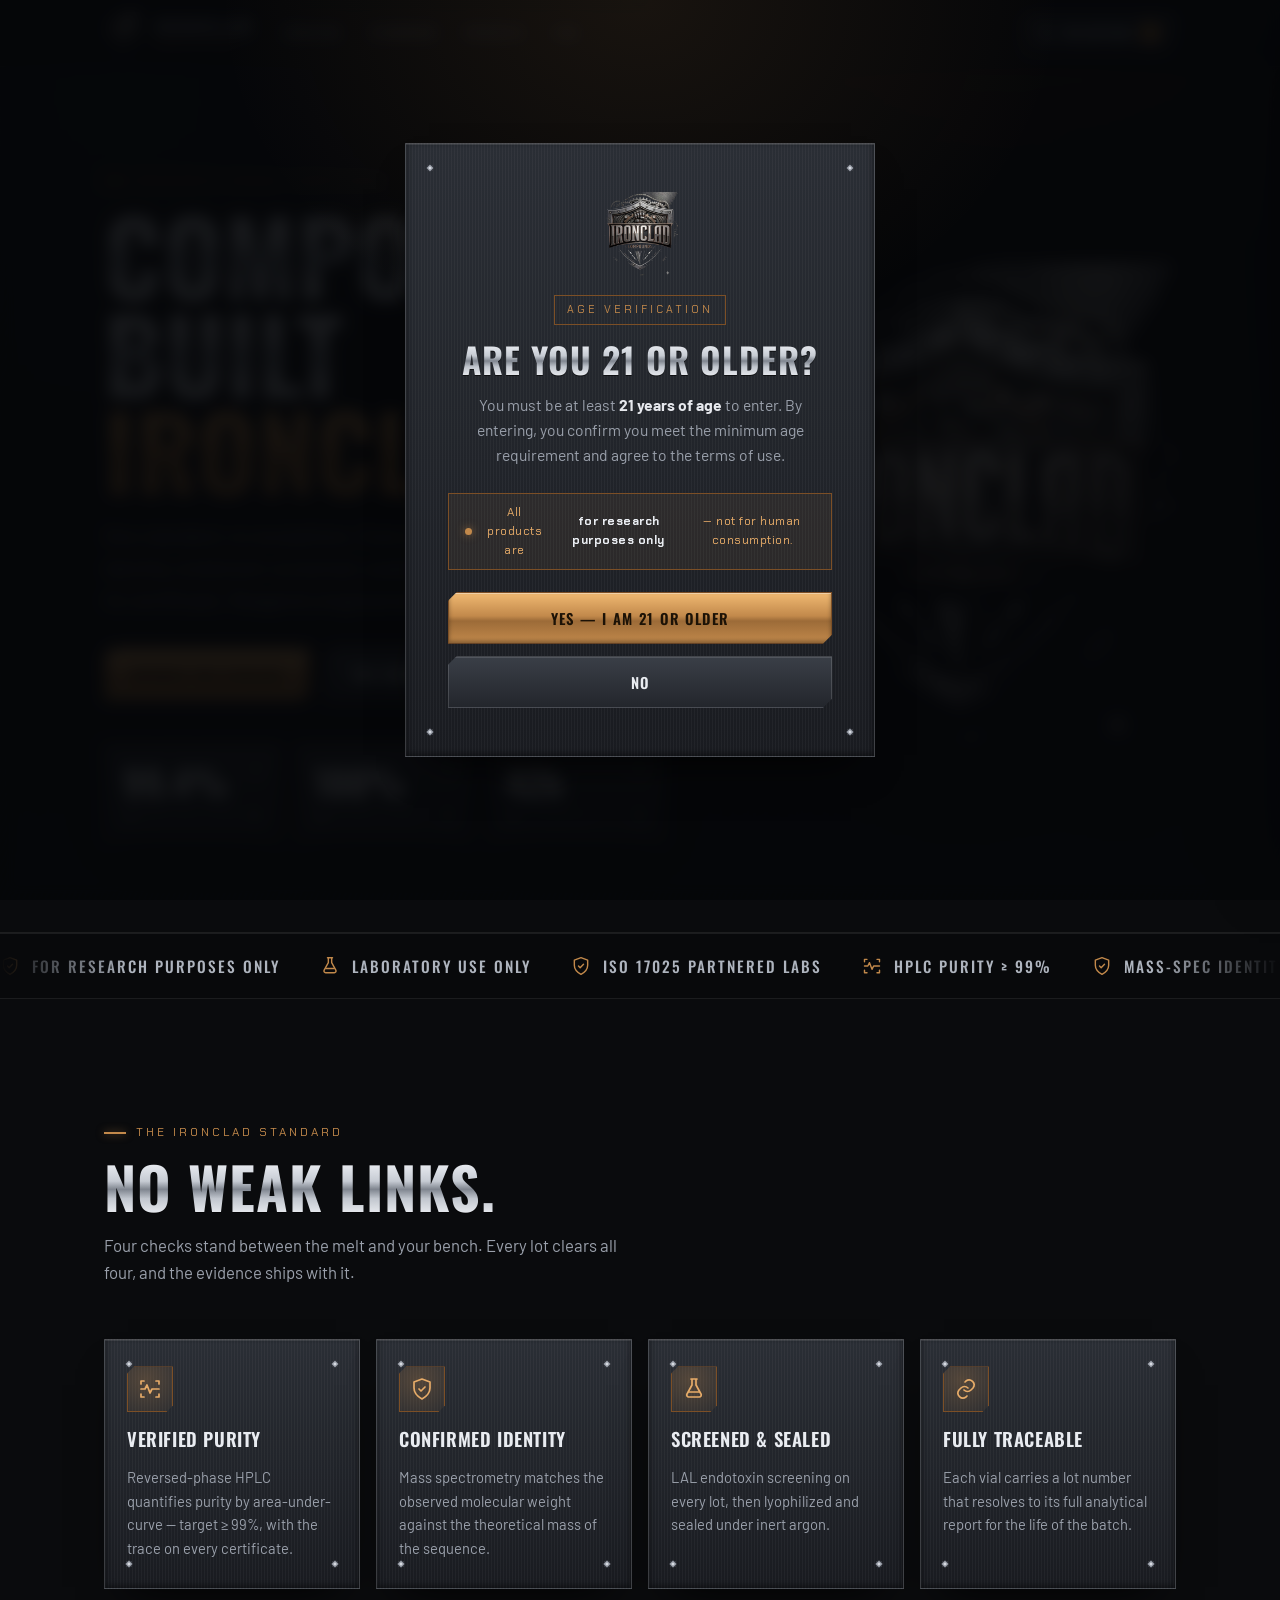
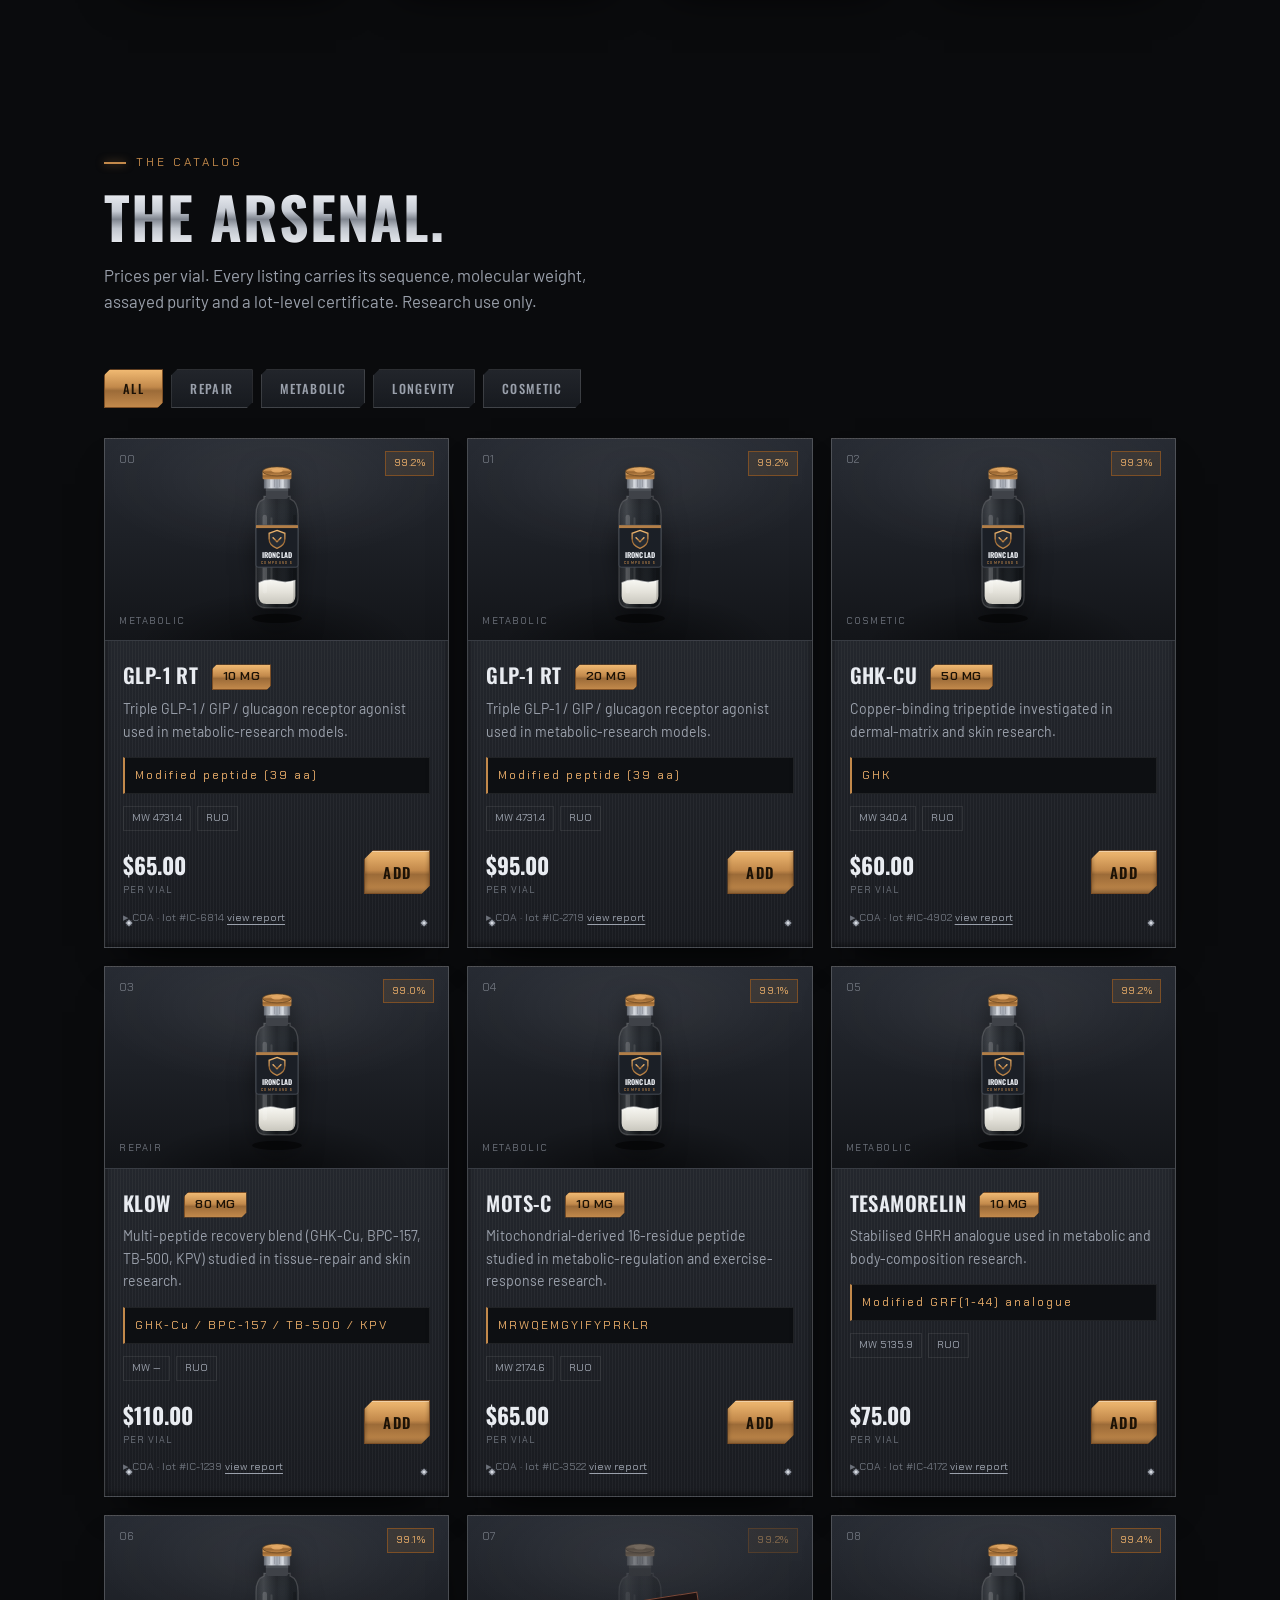
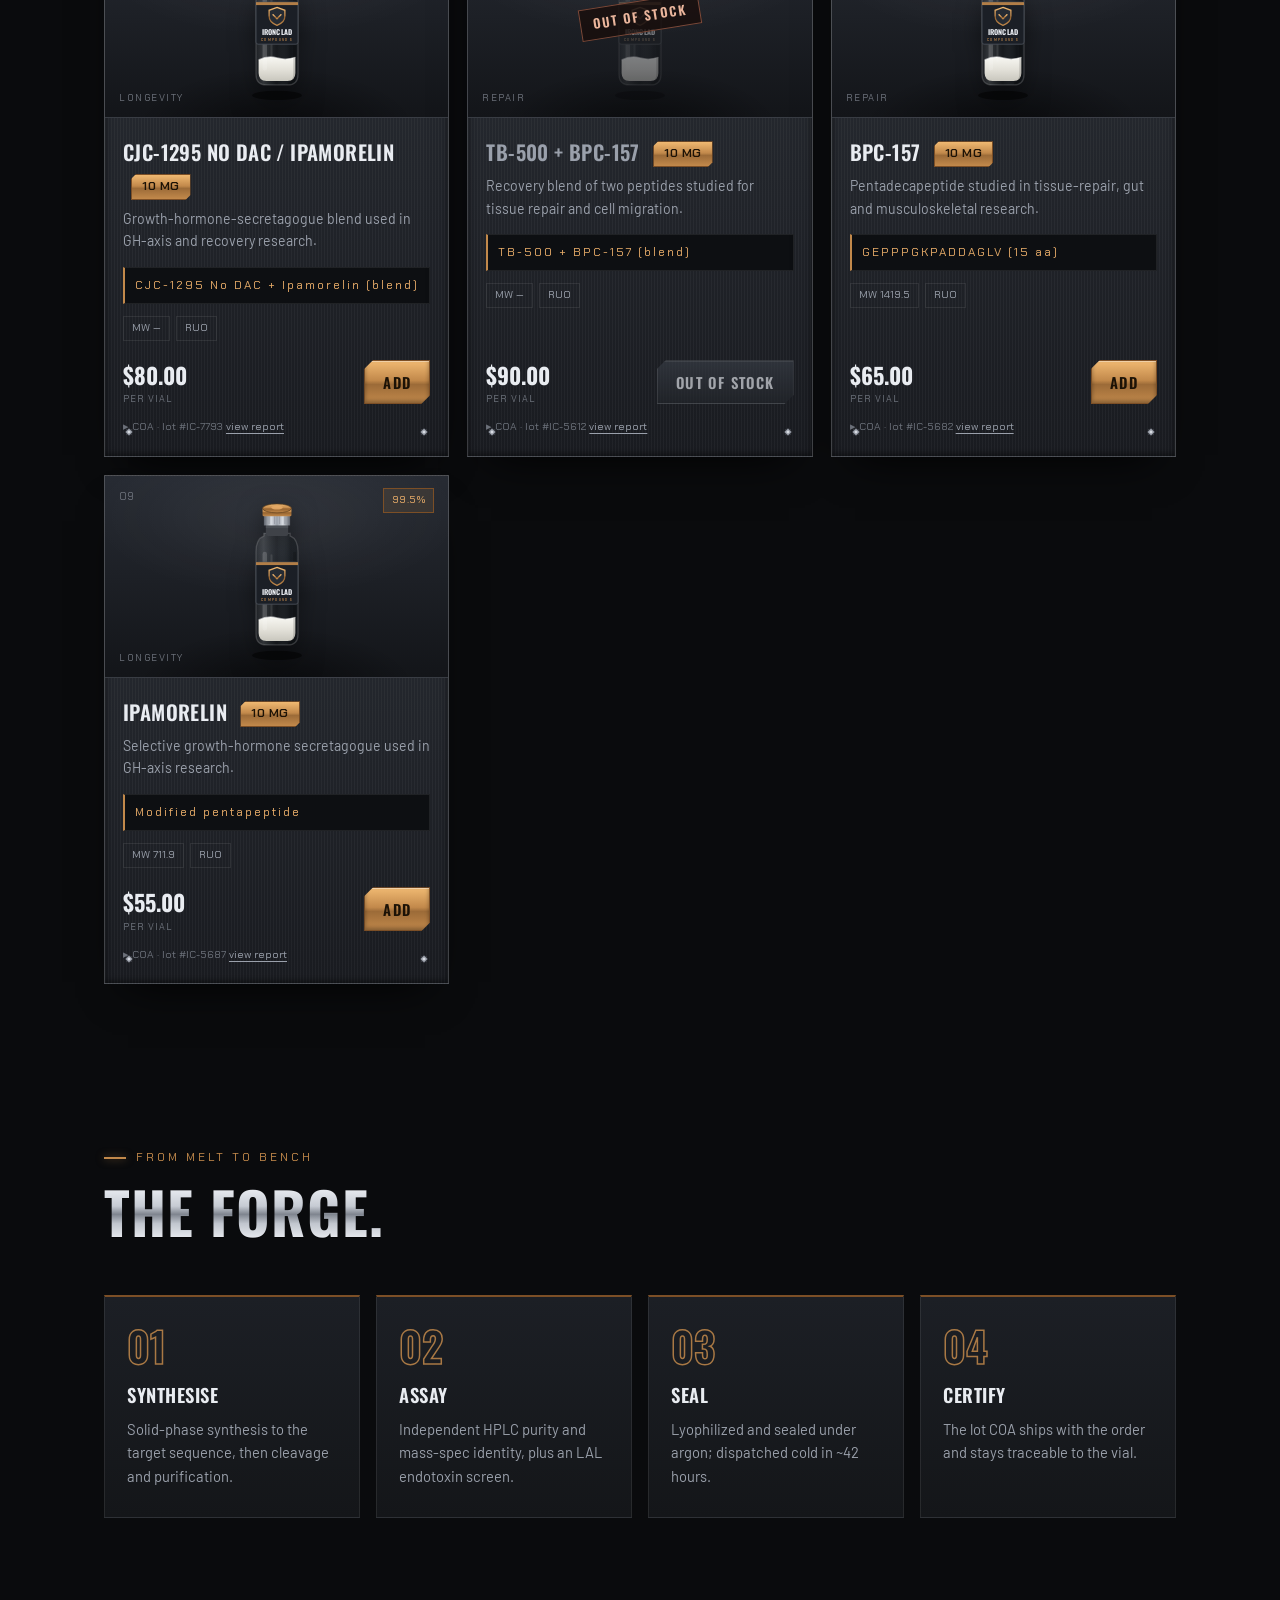
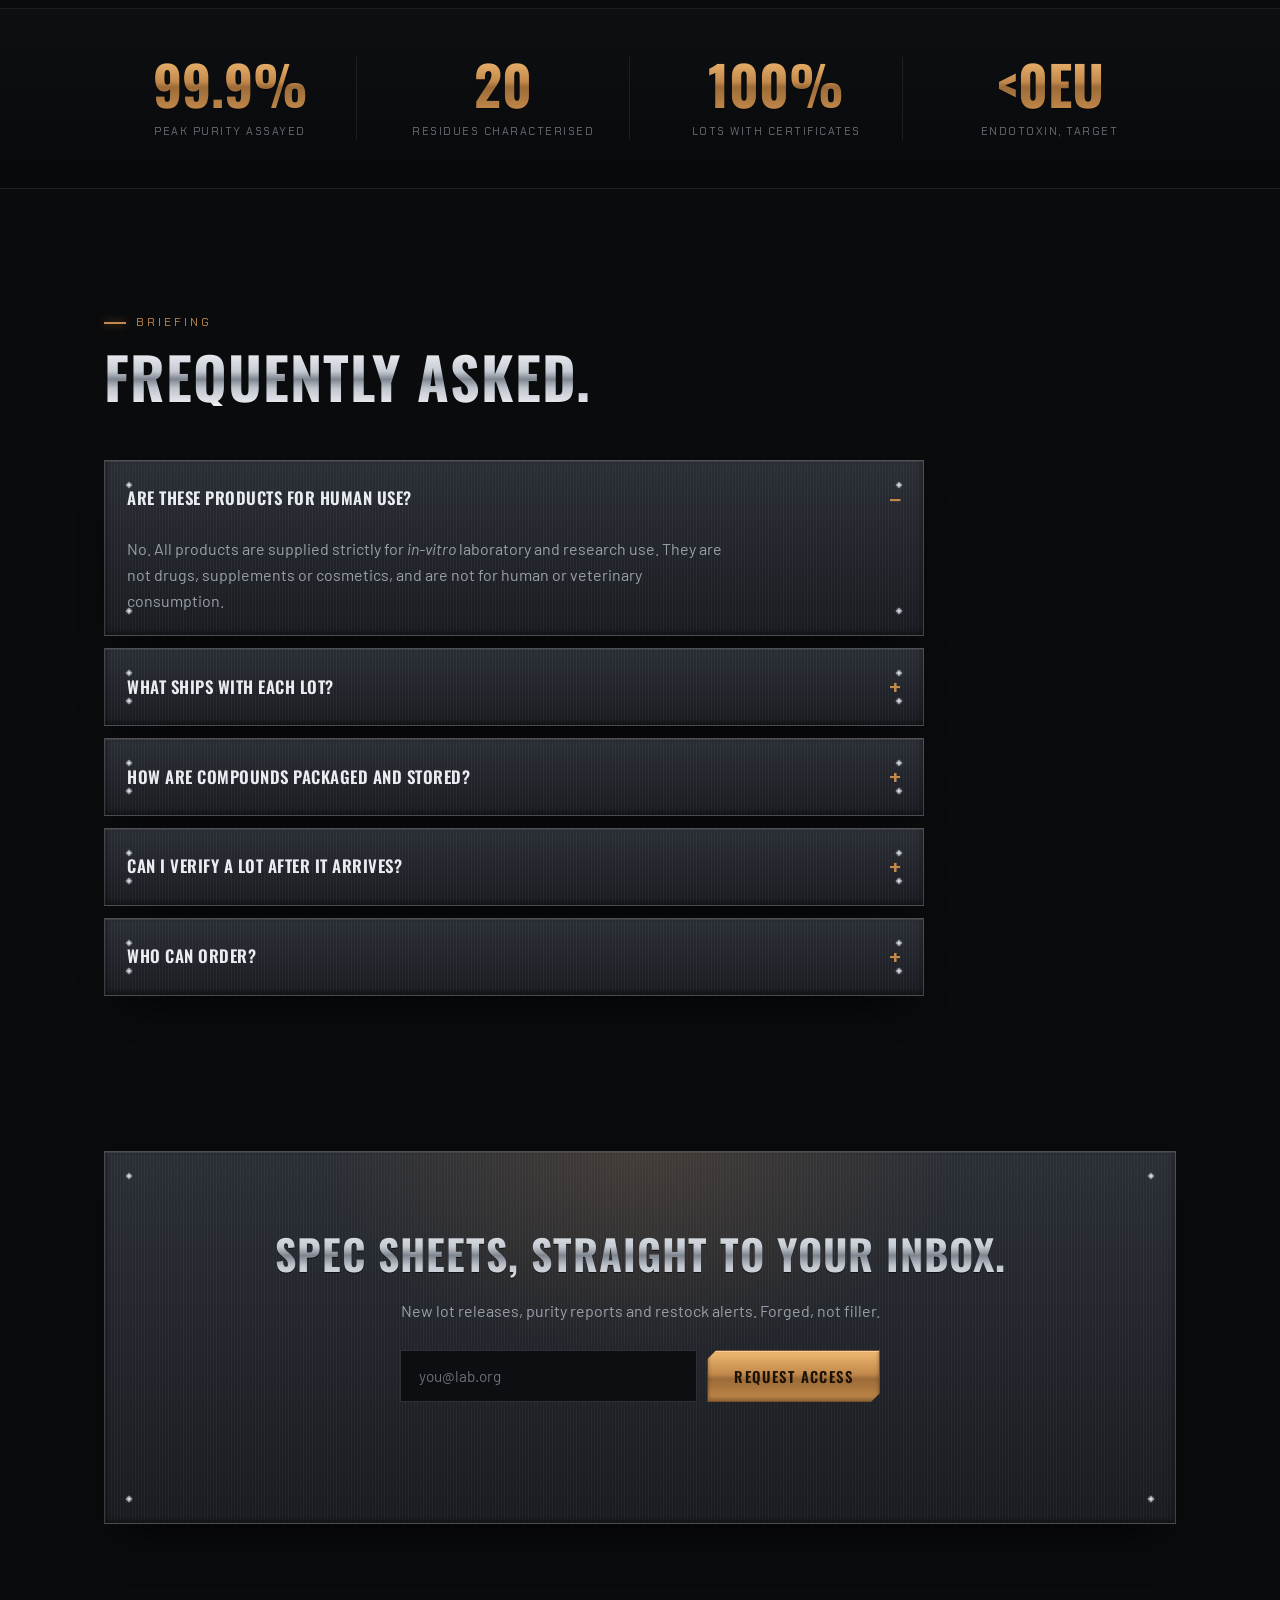
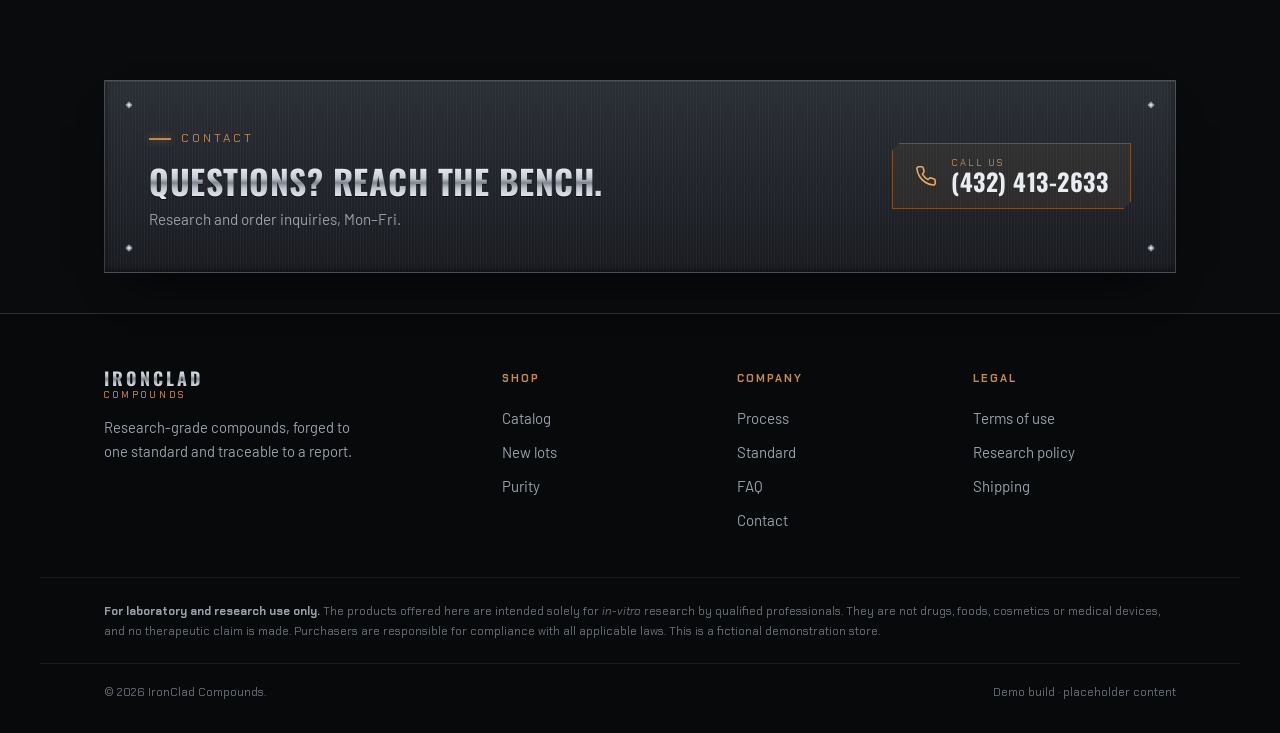
<file: index.html>
<!DOCTYPE html>
<html lang="en">
<head>
  <meta charset="UTF-8" />
  <meta name="viewport" content="width=device-width, initial-scale=1.0" />
  <meta name="theme-color" content="#0a0b0d" />
  <title>IronClad Compounds — Research Compounds, Built Ironclad</title>
  <meta name="description" content="IronClad Compounds forges research-grade compounds to a single standard: HPLC purity, mass-spec identity, endotoxin screening and lot-level traceability. For laboratory research use only." />
  <link rel="preconnect" href="https://fonts.googleapis.com" />
  <link rel="preconnect" href="https://fonts.gstatic.com" crossorigin />
  <link href="https://fonts.googleapis.com/css2?family=Oswald:wght@400;500;600;700&family=Barlow:wght@400;500;600&family=Chakra+Petch:wght@400;500;600&display=swap" rel="stylesheet" />
  <link rel="stylesheet" href="assets/css/styles.css" />
  <link rel="icon" href="data:image/svg+xml,%3Csvg xmlns='http://www.w3.org/2000/svg' viewBox='0 0 32 32'%3E%3Crect width='32' height='32' fill='%230a0b0d'/%3E%3Ctext x='16' y='23' font-size='17' text-anchor='middle' fill='%23c2894b' font-family='Oswald,sans-serif' font-weight='700'%3EIC%3C/text%3E%3C/svg%3E" />
</head>
<body>
  <!-- shared metal gradients referenced by emblems & vials -->
  <svg class="defs" width="0" height="0" aria-hidden="true"><defs>
    <linearGradient id="steelV" x1="0" y1="0" x2="0" y2="1">
      <stop offset="0" stop-color="#565c66"/><stop offset=".48" stop-color="#2b2f36"/>
      <stop offset=".52" stop-color="#20242a"/><stop offset="1" stop-color="#4a505a"/>
    </linearGradient>
    <linearGradient id="steelCyl" x1="0" y1="0" x2="1" y2="0">
      <stop offset="0" stop-color="#20242a"/><stop offset=".28" stop-color="#6d727b"/>
      <stop offset=".5" stop-color="#b9bec7"/><stop offset=".72" stop-color="#6d727b"/><stop offset="1" stop-color="#20242a"/>
    </linearGradient>
    <linearGradient id="chromeG" x1="0" y1="0" x2="0" y2="1">
      <stop offset="0" stop-color="#f4f6fa"/><stop offset=".45" stop-color="#c2c7d0"/>
      <stop offset=".55" stop-color="#7c828c"/><stop offset="1" stop-color="#dfe3e9"/>
    </linearGradient>
    <linearGradient id="bronzeG" x1="0" y1="0" x2="0" y2="1">
      <stop offset="0" stop-color="#f0b972"/><stop offset=".45" stop-color="#c2894b"/>
      <stop offset=".55" stop-color="#95632f"/><stop offset="1" stop-color="#c2894b"/>
    </linearGradient>
    <linearGradient id="bronzeCyl" x1="0" y1="0" x2="1" y2="0">
      <stop offset="0" stop-color="#7c4f26"/><stop offset=".3" stop-color="#c2894b"/>
      <stop offset=".5" stop-color="#f0b972"/><stop offset=".72" stop-color="#c2894b"/><stop offset="1" stop-color="#7c4f26"/>
    </linearGradient>
    <linearGradient id="glassBody" x1="0" y1="0" x2="1" y2="0">
      <stop offset="0" stop-color="rgba(230,240,244,.05)"/><stop offset=".18" stop-color="rgba(230,240,244,.16)"/>
      <stop offset=".5" stop-color="rgba(150,170,180,.05)"/><stop offset=".82" stop-color="rgba(20,26,30,.28)"/><stop offset="1" stop-color="rgba(20,26,30,.42)"/>
    </linearGradient>
    <linearGradient id="aluCyl" x1="0" y1="0" x2="1" y2="0">
      <stop offset="0" stop-color="#5c616a"/><stop offset=".28" stop-color="#d7dbe1"/>
      <stop offset=".5" stop-color="#9aa0aa"/><stop offset=".72" stop-color="#d7dbe1"/><stop offset="1" stop-color="#5c616a"/>
    </linearGradient>
    <linearGradient id="cakeG" x1="0" y1="0" x2="0" y2="1">
      <stop offset="0" stop-color="#f7f7f2"/><stop offset=".5" stop-color="#e4e2da"/><stop offset="1" stop-color="#c9c7be"/>
    </linearGradient>
  </defs></svg>

  <a class="skip-link" href="#catalog">Skip to catalog</a>

  <!-- Age verification gate (21+) [ticker removed] -->
  <div class="agegate" id="ageGate" role="dialog" aria-modal="true" aria-labelledby="ageTitle" aria-describedby="ageDesc">
    <div class="agegate__card plate" id="ageAsk">
      <div class="agegate__emblem" id="ageEmblem" aria-hidden="true"></div>
      <span class="agegate__pill">Age verification</span>
      <h1 class="agegate__title chrome" id="ageTitle">Are you 21 or older?</h1>
      <p class="agegate__desc" id="ageDesc">You must be at least <strong>21 years of age</strong> to enter. By entering, you confirm you meet the minimum age requirement and agree to the terms of use.</p>
      <p class="agegate__ruo"><span class="agegate__ruo-dot" aria-hidden="true"></span>All products are <strong>for research purposes only</strong> — not for human consumption.</p>
      <div class="agegate__actions">
        <button class="btn btn--bronze" id="ageYes">Yes — I am 21 or older</button>
        <button class="btn btn--steel" id="ageNo">No</button>
      </div>
    </div>
    <div class="agegate__card plate agegate__card--deny" id="ageDeny" hidden>
      <div class="agegate__deny" aria-hidden="true">
        <svg viewBox="0 0 24 24" width="40" height="40" fill="none" stroke="#c2894b" stroke-width="1.8"><circle cx="12" cy="12" r="9"/><line x1="6" y1="6" x2="18" y2="18"/></svg>
      </div>
      <h1 class="agegate__title chrome">Access restricted</h1>
      <p class="agegate__desc">You must be at least <strong>21 years of age</strong> to access this site. Please come back when you meet the minimum age requirement.</p>
      <button class="btn btn--steel" id="ageBack">Go back</button>
    </div>
  </div>

  <!-- header -->
  <header class="nav" id="nav">
    <div class="wrap nav__inner">
      <a href="#top" class="brand" aria-label="IronClad Compounds home">
        <span class="brand__emblem" id="navEmblem" aria-hidden="true"></span>
        <span class="brand__word"><span class="chrome">IRONCLAD</span><small>Compounds</small></span>
      </a>
      <nav class="nav__links" aria-label="Primary">
        <a href="#catalog">Catalog</a>
        <a href="#standard">Standard</a>
        <a href="#process">Process</a>
        <a href="#faq">FAQ</a>
      </nav>
      <button class="nav__sel" id="selOpen" aria-haspopup="dialog">
        <svg viewBox="0 0 24 24" width="17" height="17" fill="none" stroke="currentColor" stroke-width="1.8" stroke-linecap="round" stroke-linejoin="round"><circle cx="9" cy="20" r="1.3"/><circle cx="18" cy="20" r="1.3"/><path d="M2.5 3h2.2l2.3 12.2a1.6 1.6 0 0 0 1.6 1.3h8.4a1.6 1.6 0 0 0 1.6-1.2L21.5 7H6"/></svg>
        Selection<span class="nav__count" id="selCount">0</span>
      </button>
      <button class="nav__burger" id="burger" aria-label="Menu" aria-expanded="false"><span></span><span></span><span></span></button>
    </div>
  </header>
  <div class="mobilemenu" id="mobileMenu" aria-hidden="true">
    <a href="#catalog">Catalog</a><a href="#standard">Standard</a><a href="#process">Process</a><a href="#faq">FAQ</a>
  </div>

  <main id="top">
    <!-- HERO -->
    <section class="hero">
      <div class="hero__grain" aria-hidden="true"></div>
      <div class="hero__gear" id="heroGear" aria-hidden="true"></div>
      <div class="wrap hero__inner">
        <div class="hero__copy">
          <p class="eyebrow"><span class="eyebrow__tick"></span>Research-grade compounds</p>
          <h1 class="hero__title">
            <span class="chrome">Compounds,</span><br /><span class="chrome">built</span> <span class="bronze-text">ironclad.</span>
          </h1>
          <p class="hero__lede">
            One standard, no exceptions. Every lot is assayed for purity and identity,
            endotoxin-screened, sealed under argon and traceable to its certificate.
            Reagents engineered to hold under scrutiny.
          </p>
          <div class="hero__cta">
            <a href="#catalog" class="btn btn--bronze">Browse the catalog</a>
            <a href="#standard" class="btn btn--steel">The IronClad standard →</a>
          </div>
          <dl class="hero__stats">
            <div class="plate hero__stat"><dt data-count-to="99.4" data-suffix="%">0</dt><dd>Median HPLC purity</dd></div>
            <div class="plate hero__stat"><dt data-count-to="100" data-suffix="%">0</dt><dd>Lots with a COA</dd></div>
            <div class="plate hero__stat"><dt data-count-to="42" data-suffix="h">0</dt><dd>Avg. dispatch</dd></div>
          </dl>
        </div>
        <div class="hero__crest" id="heroCrest" aria-hidden="true"></div>
      </div>
    </section>

    <!-- CREDENTIALS -->
    <section class="creds" aria-label="Standards">
      <div class="creds__marquee"><div class="creds__track" id="credTrack"></div></div>
    </section>

    <!-- PILLARS -->
    <section class="section wrap" id="standard">
      <div class="section__head">
        <p class="eyebrow"><span class="eyebrow__tick"></span>The IronClad standard</p>
        <h2 class="section__title chrome">No weak links.</h2>
        <p class="section__sub">Four checks stand between the melt and your bench. Every lot clears all four, and the evidence ships with it.</p>
      </div>
      <div class="pillars" id="pillars"></div>
    </section>

    <!-- CATALOG -->
    <section class="section wrap" id="catalog">
      <div class="section__head section__head--row">
        <div>
          <p class="eyebrow"><span class="eyebrow__tick"></span>The catalog</p>
          <h2 class="section__title chrome">The arsenal.</h2>
          <p class="section__sub">Prices per vial. Every listing carries its sequence, molecular weight, assayed purity and a lot-level certificate. Research use only.</p>
        </div>
        <button class="btn btn--steel catalog__edit" id="editOpen">
          <svg viewBox="0 0 24 24" width="15" height="15" fill="none" stroke="currentColor" stroke-width="1.8" stroke-linecap="round" stroke-linejoin="round"><path d="M12 20h9"/><path d="M16.5 3.5a2.1 2.1 0 0 1 3 3L7 19l-4 1 1-4z"/></svg>
          Edit products
        </button>
      </div>
      <div class="filters" id="filters" role="tablist" aria-label="Filter catalog"><!-- chips injected --></div>
      <div class="grid" id="grid" aria-live="polite"></div>
    </section>

    <!-- PROCESS -->
    <section class="section wrap" id="process">
      <div class="section__head">
        <p class="eyebrow"><span class="eyebrow__tick"></span>From melt to bench</p>
        <h2 class="section__title chrome">The forge.</h2>
      </div>
      <ol class="forge" id="forge"></ol>
    </section>

    <!-- STATS BAND -->
    <section class="band">
      <div class="wrap band__inner">
        <div class="band__item"><span class="band__n bronze-text" data-count-to="99.9" data-suffix="%">0</span><span class="band__l">Peak purity assayed</span></div>
        <div class="band__item"><span class="band__n bronze-text" data-count-to="20">0</span><span class="band__l">Residues characterised</span></div>
        <div class="band__item"><span class="band__n bronze-text" data-count-to="100" data-suffix="%">0</span><span class="band__l">Lots with certificates</span></div>
        <div class="band__item"><span class="band__n bronze-text" data-count-to="0" data-prefix="&lt;" data-suffix="EU">0</span><span class="band__l">Endotoxin, target</span></div>
      </div>
    </section>

    <!-- FAQ -->
    <section class="section wrap" id="faq">
      <div class="section__head">
        <p class="eyebrow"><span class="eyebrow__tick"></span>Briefing</p>
        <h2 class="section__title chrome">Frequently asked.</h2>
      </div>
      <div class="accordion" id="accordion">
        <details class="ac plate" open><summary>Are these products for human use?</summary><div class="ac__body"><p>No. All products are supplied strictly for <em>in-vitro</em> laboratory and research use. They are not drugs, supplements or cosmetics, and are not for human or veterinary consumption.</p></div></details>
        <details class="ac plate"><summary>What ships with each lot?</summary><div class="ac__body"><p>A certificate of analysis: the HPLC purity trace, mass-spectrometry identity confirmation against the theoretical mass, an LAL endotoxin result, the lot number and analysis date.</p></div></details>
        <details class="ac plate"><summary>How are compounds packaged and stored?</summary><div class="ac__body"><p>Lyophilized, sealed under inert argon, and shipped in insulated, temperature-monitored packaging. Store lyophilized vials frozen and protected from light.</p></div></details>
        <details class="ac plate"><summary>Can I verify a lot after it arrives?</summary><div class="ac__body"><p>Yes. Every vial carries a lot number that resolves to its full analytical report for the life of the batch.</p></div></details>
        <details class="ac plate"><summary>Who can order?</summary><div class="ac__body"><p>Orders are intended for qualified researchers, institutions and laboratories. By purchasing you confirm the products will be used solely for legitimate research in compliance with applicable law.</p></div></details>
      </div>
    </section>

    <!-- CTA -->
    <section class="section wrap">
      <div class="cta plate">
        <div class="cta__glow" aria-hidden="true"></div>
        <h2 class="chrome">Spec sheets, straight to your inbox.</h2>
        <p>New lot releases, purity reports and restock alerts. Forged, not filler.</p>
        <form class="cta__form" id="newsletter" novalidate>
          <label class="visually-hidden" for="email">Email address</label>
          <input type="email" id="email" placeholder="you@lab.org" autocomplete="email" required />
          <button class="btn btn--bronze" type="submit">Request access</button>
        </form>
        <p class="cta__note" id="nlNote" role="status"></p>
      </div>
    </section>

    <!-- CONTACT -->
    <section class="section wrap" id="contact">
      <div class="contact plate">
        <div class="contact__intro">
          <p class="eyebrow"><span class="eyebrow__tick"></span>Contact</p>
          <h2 class="contact__title chrome">Questions? Reach the bench.</h2>
          <p class="contact__sub">Research and order inquiries, Mon–Fri.</p>
        </div>
        <a class="contact__phone" href="tel:+14324132633">
          <svg viewBox="0 0 24 24" width="22" height="22" fill="none" stroke="currentColor" stroke-width="1.7" stroke-linecap="round" stroke-linejoin="round" aria-hidden="true"><path d="M22 16.9v3a2 2 0 0 1-2.2 2 19.8 19.8 0 0 1-8.6-3.1 19.5 19.5 0 0 1-6-6 19.8 19.8 0 0 1-3.1-8.7A2 2 0 0 1 4.1 2h3a2 2 0 0 1 2 1.7c.1.9.4 1.8.7 2.7a2 2 0 0 1-.5 2.1L8.1 9.9a16 16 0 0 0 6 6l1.4-1.2a2 2 0 0 1 2.1-.5c.9.3 1.8.6 2.7.7a2 2 0 0 1 1.7 2z"/></svg>
          <span class="contact__num"><small>Call us</small>(432) 413-2633</span>
        </a>
      </div>
    </section>
  </main>

  <!-- FOOTER -->
  <footer class="foot">
    <div class="wrap foot__inner">
      <div class="foot__brand">
        <span class="brand__word"><span class="chrome">IRONCLAD</span><small>Compounds</small></span>
        <p>Research-grade compounds, forged to one standard and traceable to a report.</p>
      </div>
      <nav class="foot__col"><h4>Shop</h4><a href="#catalog">Catalog</a><a href="#catalog">New lots</a><a href="#standard">Purity</a></nav>
      <nav class="foot__col"><h4>Company</h4><a href="#process">Process</a><a href="#standard">Standard</a><a href="#faq">FAQ</a><a href="#contact">Contact</a></nav>
      <nav class="foot__col"><h4>Legal</h4><a href="#faq">Terms of use</a><a href="#faq">Research policy</a><a href="#faq">Shipping</a></nav>
    </div>
    <p class="foot__ruo wrap"><strong>For laboratory and research use only.</strong> The products offered here are intended solely for <em>in-vitro</em> research by qualified professionals. They are not drugs, foods, cosmetics or medical devices, and no therapeutic claim is made. Purchasers are responsible for compliance with all applicable laws. This is a fictional demonstration store.</p>
    <p class="foot__bottom wrap"><span>© <span id="year"></span> IronClad Compounds.</span><span>Demo build · placeholder content</span></p>
  </footer>

  <!-- SELECTION DOCK -->
  <div class="dock" id="dock" hidden>
    <div class="wrap dock__inner">
      <span class="dock__label"><b id="dockCount">0</b> in selection</span>
      <span class="dock__total" id="dockTotal">$0.00</span>
      <button class="btn btn--bronze" id="dockReview">Review selection →</button>
    </div>
  </div>

  <!-- SELECTION PANEL -->
  <div class="panel-overlay" id="panelOverlay" hidden></div>
  <aside class="panel" id="panel" role="dialog" aria-modal="true" aria-label="Your selection" aria-hidden="true">
    <header class="panel__head">
      <h2 class="chrome">Selection</h2>
      <button class="panel__close" id="panelClose" aria-label="Close">×</button>
    </header>
    <div class="panel__items" id="panelItems"></div>
    <div class="panel__empty" id="panelEmpty"><p>Nothing selected yet.</p><button class="btn btn--steel" id="panelBrowse">Browse the catalog</button></div>
    <footer class="panel__foot" id="panelFoot" hidden>
      <div class="panel__row"><span>Subtotal</span><span id="panelSubtotal">$0.00</span></div>
      <p class="panel__ruo">Research use only. Checkout is a demo — no payment is taken.</p>
      <button class="btn btn--bronze btn--block" id="panelCheckout">Request &amp; checkout</button>
    </footer>
  </aside>

  <!-- PRODUCT EDITOR -->
  <div class="editor" id="editor" role="dialog" aria-modal="true" aria-label="Edit products" hidden>
    <div class="editor__panel plate">
      <header class="editor__head">
        <div>
          <h2 class="chrome">Edit products</h2>
          <p>Changes save to this browser only. Use <em>Export</em> to keep a copy or hand the data back.</p>
        </div>
        <button class="editor__close" id="editClose" aria-label="Close editor">×</button>
      </header>
      <div class="editor__rows" id="editRows"></div>
      <footer class="editor__foot">
        <button class="btn btn--steel" id="editAdd">+ Add product</button>
        <button class="btn btn--steel" id="editExport">Export JSON</button>
        <button class="btn btn--steel" id="editReset">Reset to defaults</button>
        <span class="editor__spacer"></span>
        <button class="btn btn--steel" id="editCancel">Cancel</button>
        <button class="btn btn--bronze" id="editSave">Save changes</button>
      </footer>
    </div>
  </div>

  <div class="toast" id="toast" role="status" aria-live="polite"></div>
  <script src="assets/js/main.js" defer></script>
</body>
</html>
</file>
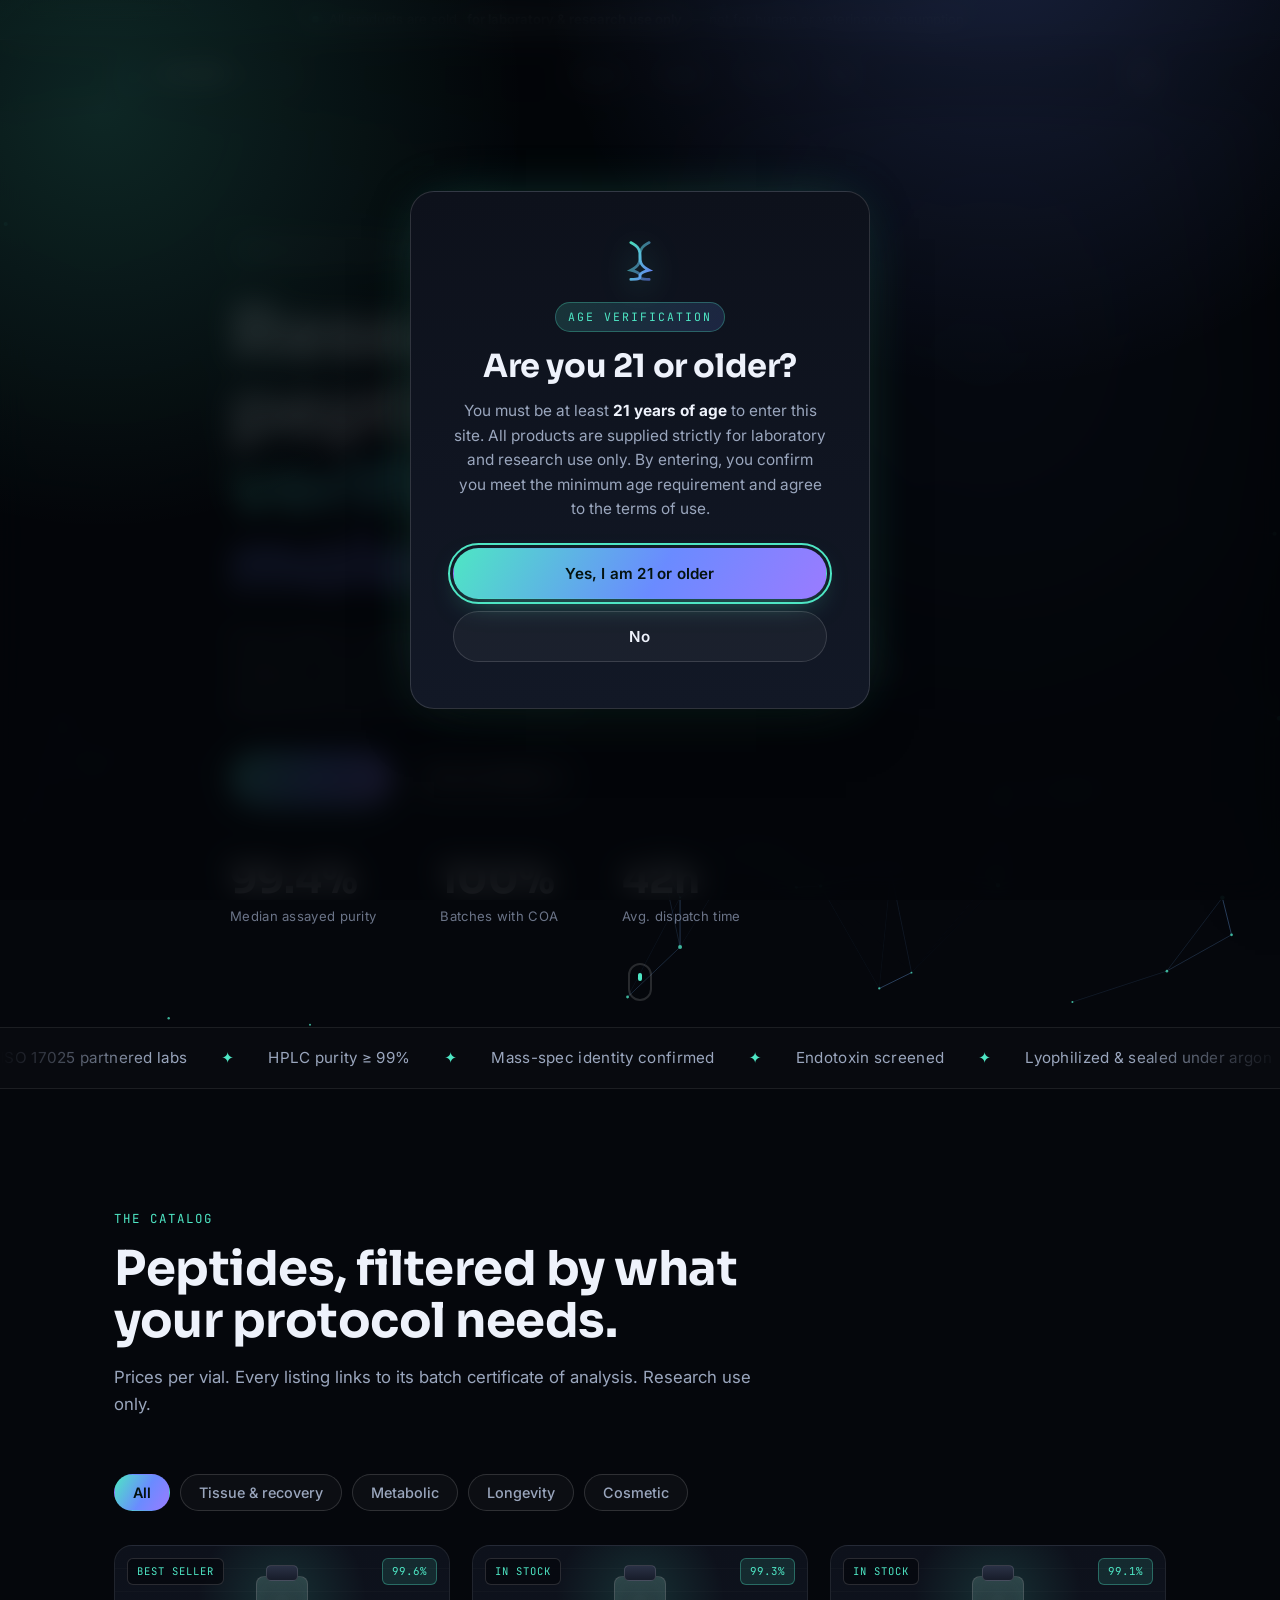
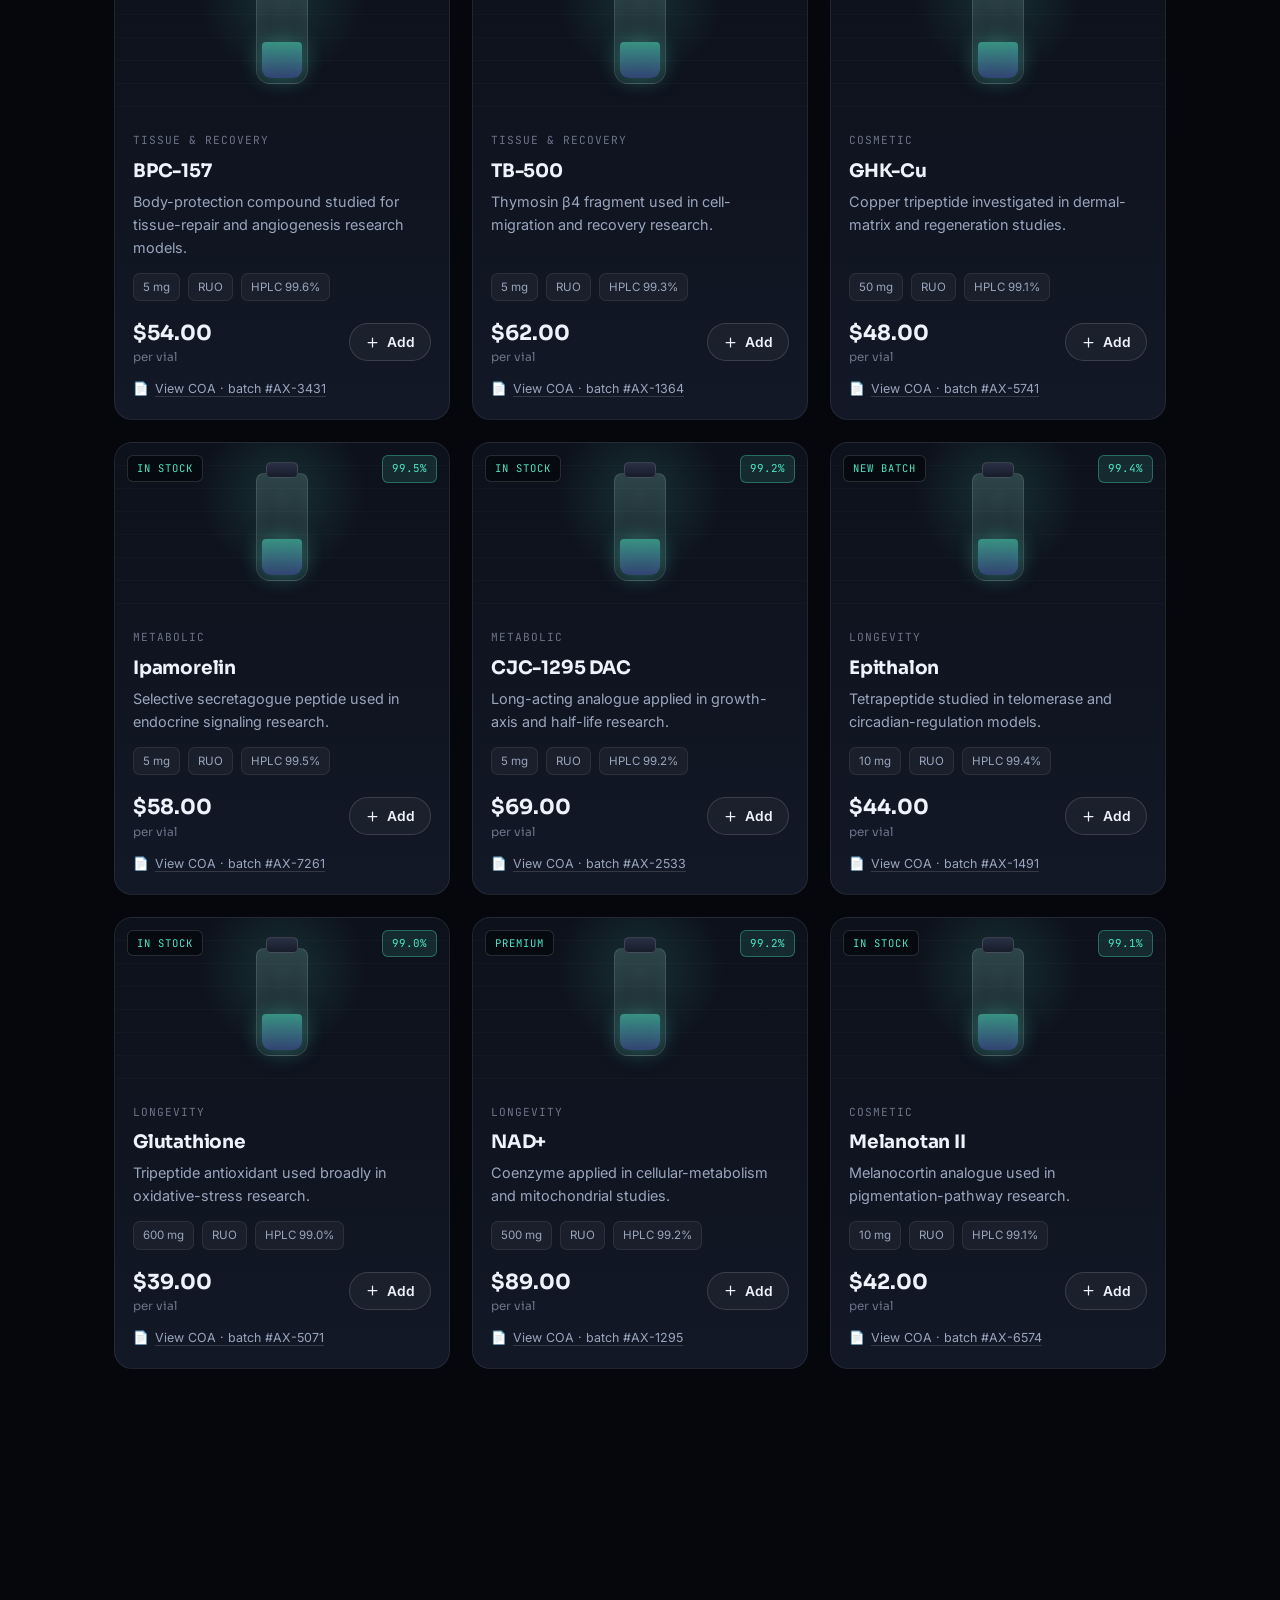
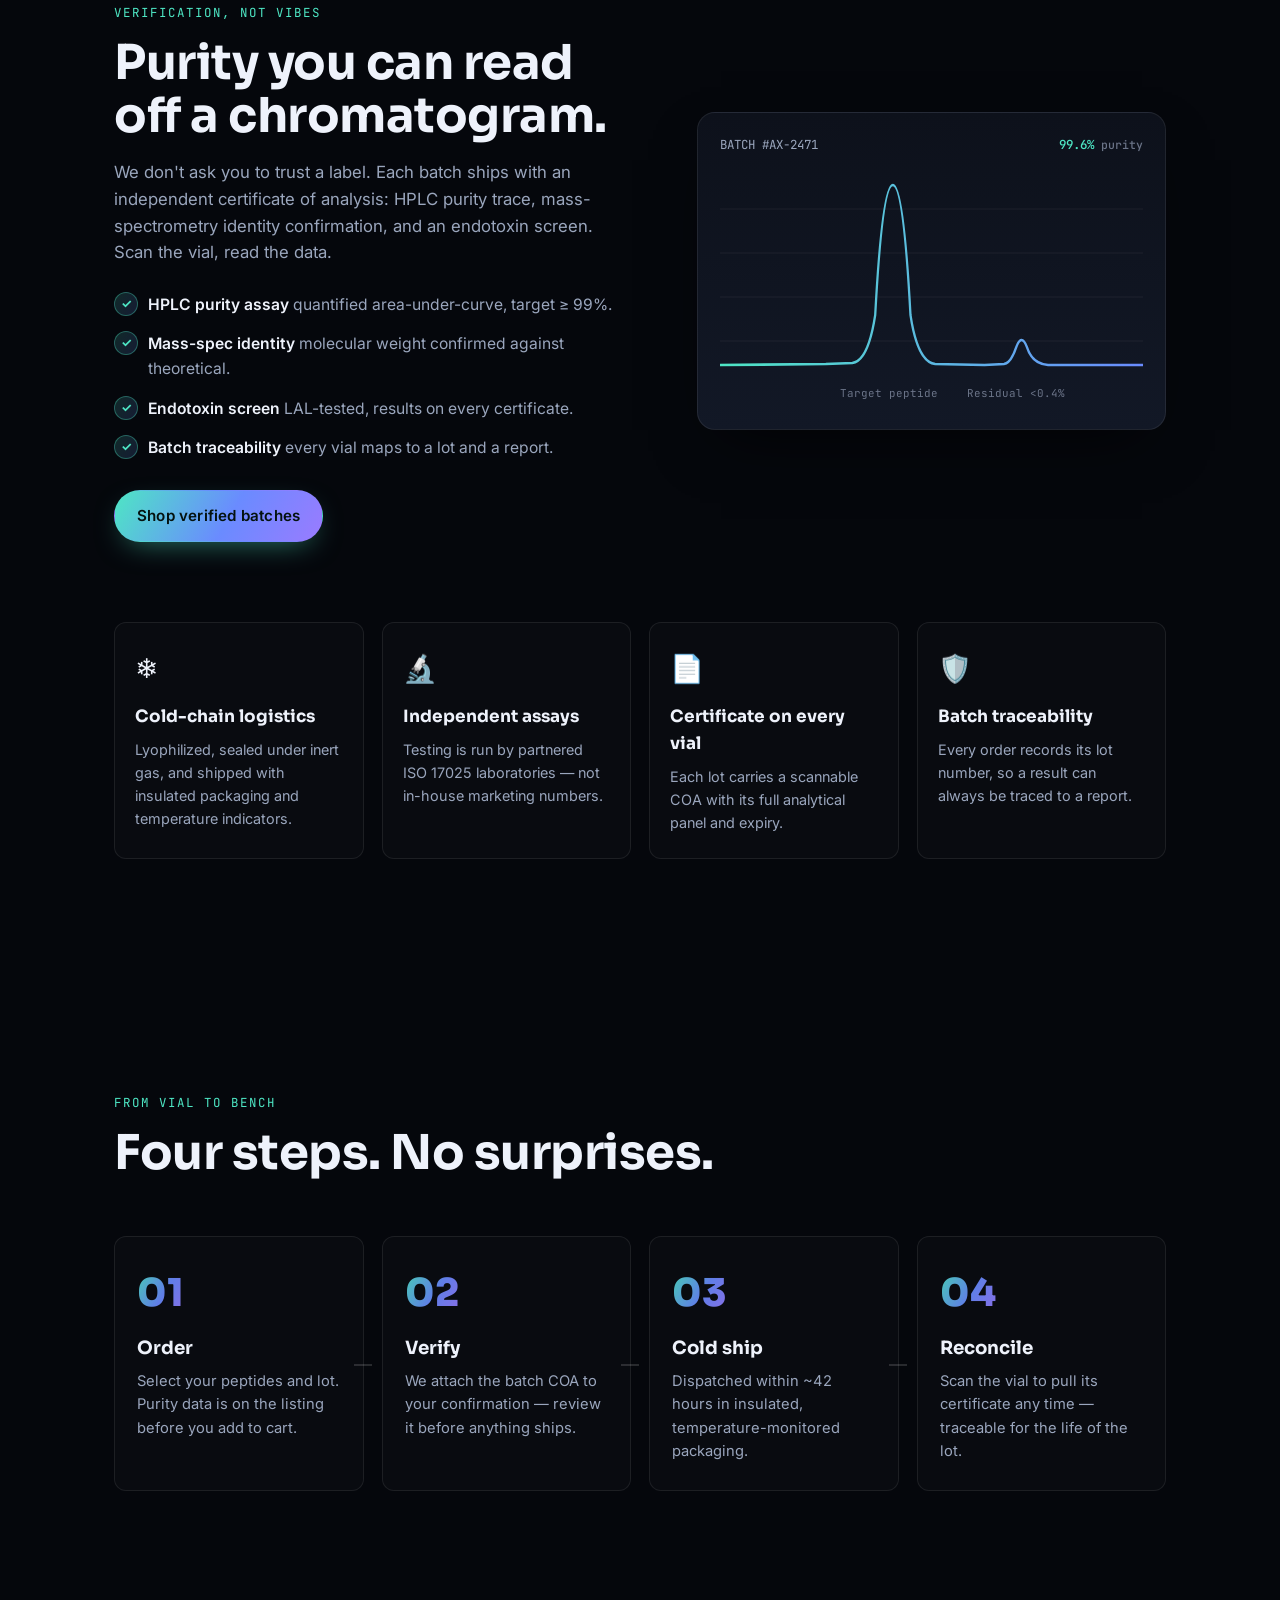
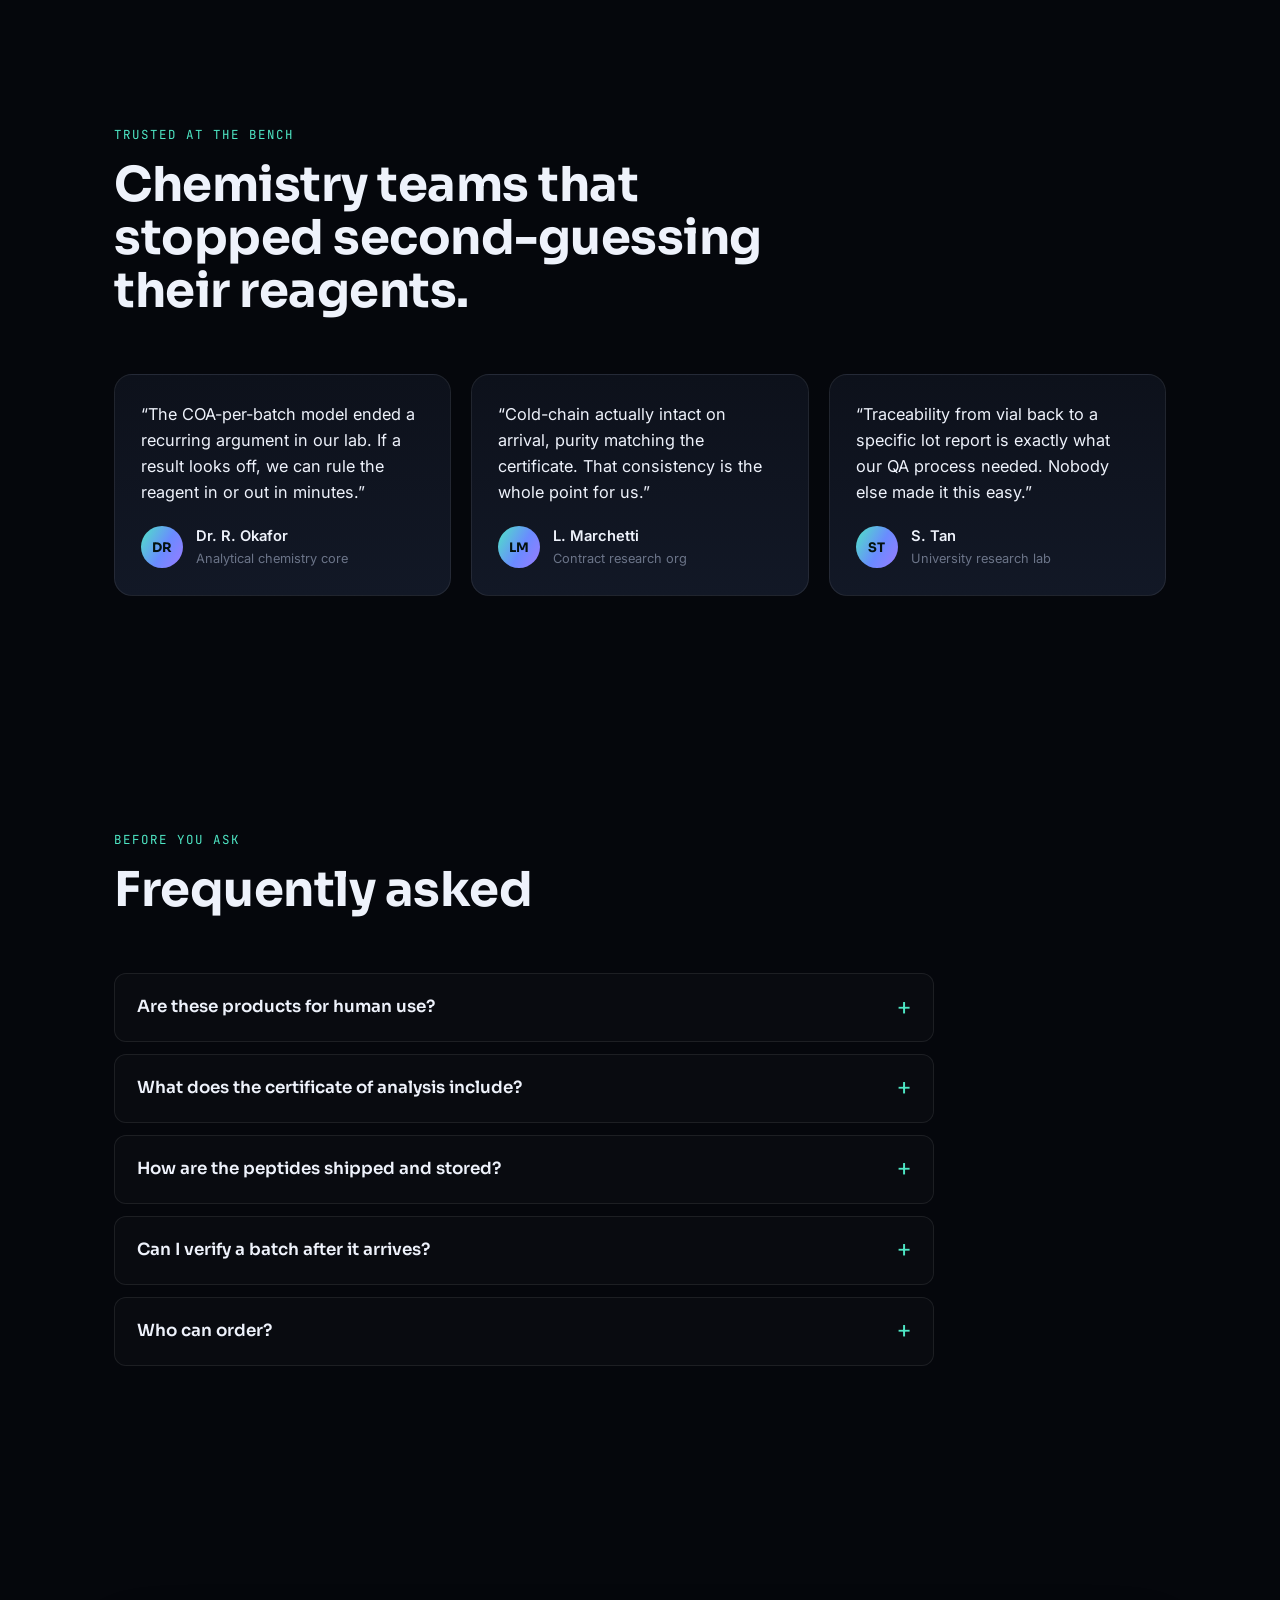
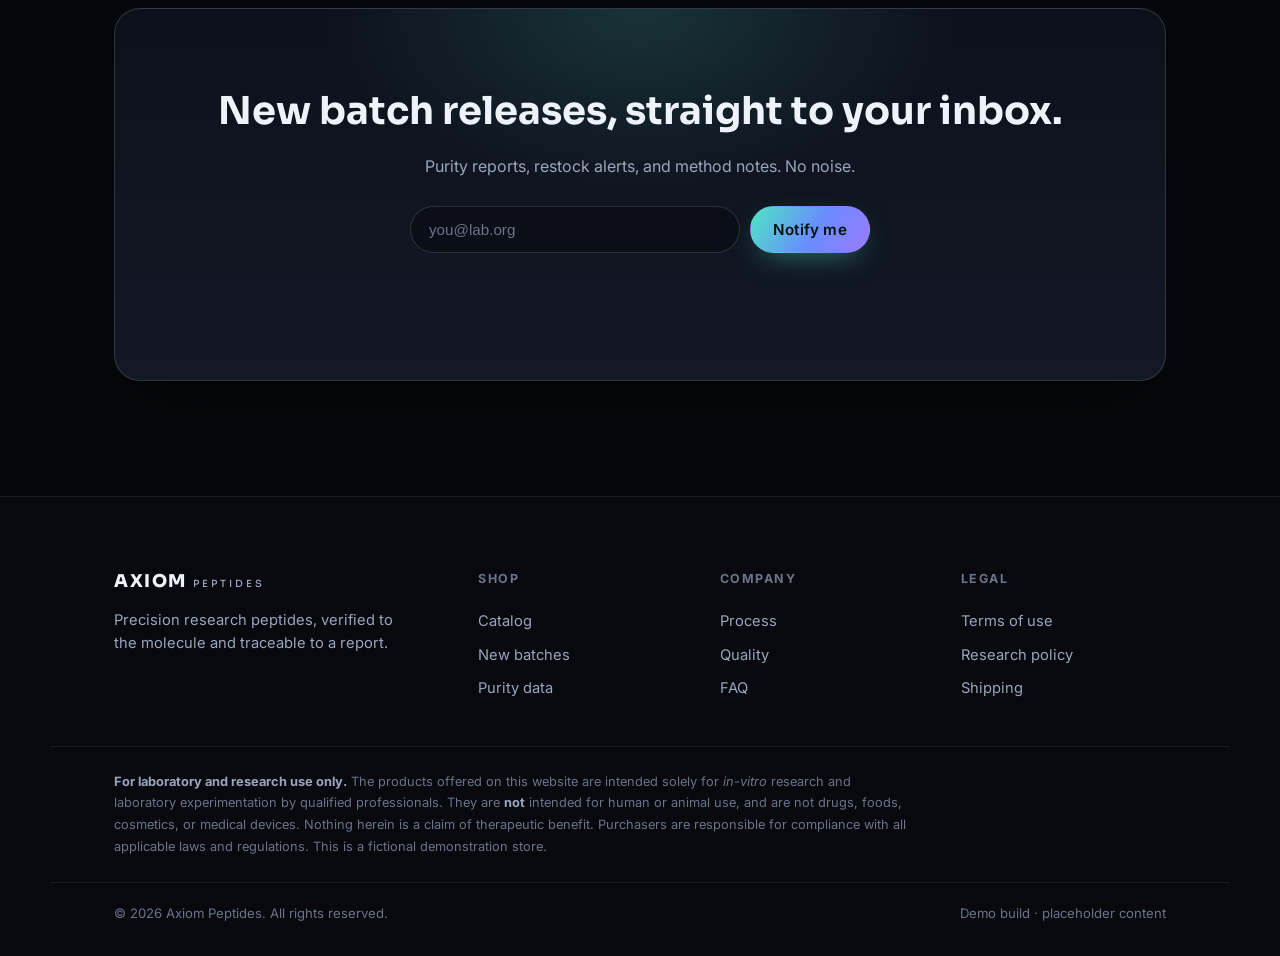
<file: axiom/index.html>
<!DOCTYPE html>
<html lang="en" data-theme="dark">
<head>
  <meta charset="UTF-8" />
  <meta name="viewport" content="width=device-width, initial-scale=1.0" />
  <meta name="theme-color" content="#05070c" />
  <title>Axiom Peptides — Research-Grade Peptides, Verified to the Molecule</title>
  <meta name="description" content="Axiom Peptides supplies HPLC-verified, ≥99% purity research peptides with third-party certificates of analysis, cold-chain logistics, and batch-level traceability. For laboratory research use only." />
  <link rel="preconnect" href="https://fonts.googleapis.com" />
  <link rel="preconnect" href="https://fonts.gstatic.com" crossorigin />
  <link href="https://fonts.googleapis.com/css2?family=Inter:wght@400;500;600;700&family=Sora:wght@500;600;700;800&family=JetBrains+Mono:wght@400;500&display=swap" rel="stylesheet" />
  <link rel="stylesheet" href="assets/css/styles.css" />
  <link rel="icon" href="data:image/svg+xml,%3Csvg xmlns='http://www.w3.org/2000/svg' viewBox='0 0 32 32'%3E%3Ctext y='26' font-size='26'%3E%F0%9F%A7%AC%3C/text%3E%3C/svg%3E" />
</head>
<body>
  <!-- Age verification gate -->
  <div class="agegate" id="ageGate" role="dialog" aria-modal="true" aria-labelledby="ageGateTitle" aria-describedby="ageGateDesc">
    <div class="agegate__backdrop" aria-hidden="true"></div>
    <div class="agegate__card" id="ageGateAsk">
      <svg class="agegate__mark" viewBox="0 0 40 40" width="46" height="46" aria-hidden="true">
        <defs>
          <linearGradient id="ageGrad" x1="0" y1="0" x2="1" y2="1">
            <stop offset="0" stop-color="#4ee6c4" /><stop offset="1" stop-color="#6a8bff" />
          </linearGradient>
        </defs>
        <g stroke="url(#ageGrad)" stroke-width="2.4" fill="none" stroke-linecap="round">
          <path d="M12 4 C28 12, 12 20, 28 28 C12 32, 28 36, 12 36" opacity="0.95"/>
          <path d="M28 4 C12 12, 28 20, 12 28 C28 32, 12 36, 28 36" opacity="0.6"/>
          <line x1="14.5" y1="9" x2="25.5" y2="9"/><line x1="14.5" y1="20" x2="25.5" y2="20"/><line x1="14.5" y1="31" x2="25.5" y2="31"/>
        </g>
      </svg>
      <span class="agegate__pill">Age verification</span>
      <h1 class="agegate__title" id="ageGateTitle">Are you 21 or older?</h1>
      <p class="agegate__desc" id="ageGateDesc">
        You must be at least <strong>21 years of age</strong> to enter this site. All products
        are supplied strictly for laboratory and research use only. By entering, you confirm you
        meet the minimum age requirement and agree to the terms of use.
      </p>
      <div class="agegate__actions">
        <button class="btn btn--primary agegate__btn" id="ageYes">Yes, I am 21 or older</button>
        <button class="btn btn--ghost agegate__btn" id="ageNo">No</button>
      </div>
    </div>

    <div class="agegate__card agegate__card--deny" id="ageGateDeny" hidden>
      <div class="agegate__deny-mark" aria-hidden="true">⛔</div>
      <h1 class="agegate__title">Access restricted</h1>
      <p class="agegate__desc">
        We're sorry, but you must be at least <strong>21 years of age</strong> to access this
        website. Please come back when you meet the minimum age requirement.
      </p>
      <button class="btn btn--ghost agegate__btn" id="ageBack">Go back</button>
    </div>
  </div>

  <!-- Skip link for a11y -->
  <a class="skip-link" href="#catalog">Skip to catalog</a>

  <!-- Research-use compliance banner -->
  <div class="compliance-bar" role="note">
    <span class="dot" aria-hidden="true"></span>
    All products are sold <strong>for laboratory &amp; research use only</strong> — not for human or veterinary consumption.
  </div>

  <!-- Navigation -->
  <header class="nav" id="nav">
    <div class="nav__inner">
      <a href="#top" class="brand" aria-label="Axiom Peptides home">
        <svg class="brand__mark" viewBox="0 0 40 40" width="34" height="34" aria-hidden="true">
          <defs>
            <linearGradient id="helixGrad" x1="0" y1="0" x2="1" y2="1">
              <stop offset="0" stop-color="#4ee6c4" />
              <stop offset="1" stop-color="#6a8bff" />
            </linearGradient>
          </defs>
          <g stroke="url(#helixGrad)" stroke-width="2.4" fill="none" stroke-linecap="round">
            <path d="M12 4 C28 12, 12 20, 28 28 C12 32, 28 36, 12 36" opacity="0.95"/>
            <path d="M28 4 C12 12, 28 20, 12 28 C28 32, 12 36, 28 36" opacity="0.6"/>
            <line x1="14.5" y1="9" x2="25.5" y2="9"/>
            <line x1="14.5" y1="20" x2="25.5" y2="20"/>
            <line x1="14.5" y1="31" x2="25.5" y2="31"/>
          </g>
        </svg>
        <span class="brand__word">AXIOM<span class="brand__sub">PEPTIDES</span></span>
      </a>

      <nav class="nav__links" aria-label="Primary">
        <a href="#catalog">Catalog</a>
        <a href="#quality">Quality</a>
        <a href="#process">Process</a>
        <a href="#faq">FAQ</a>
      </nav>

      <div class="nav__actions">
        <button class="btn btn--ghost nav__cart" id="cartToggle" aria-haspopup="dialog" aria-label="Open cart">
          <svg viewBox="0 0 24 24" width="20" height="20" fill="none" stroke="currentColor" stroke-width="1.8" stroke-linecap="round" stroke-linejoin="round" aria-hidden="true">
            <circle cx="9" cy="20" r="1.4"/><circle cx="18" cy="20" r="1.4"/>
            <path d="M2.5 3h2.2l2.3 12.2a1.6 1.6 0 0 0 1.6 1.3h8.4a1.6 1.6 0 0 0 1.6-1.2L21.5 7H6"/>
          </svg>
          <span class="nav__cart-count" id="cartCount" data-count="0">0</span>
        </button>
        <button class="nav__burger" id="burger" aria-label="Toggle menu" aria-expanded="false">
          <span></span><span></span><span></span>
        </button>
      </div>
    </div>
  </header>

  <!-- Mobile menu -->
  <div class="mobile-menu" id="mobileMenu" aria-hidden="true">
    <a href="#catalog">Catalog</a>
    <a href="#quality">Quality</a>
    <a href="#process">Process</a>
    <a href="#faq">FAQ</a>
  </div>

  <main id="top">
    <!-- HERO -->
    <section class="hero" id="hero">
      <canvas class="hero__canvas" id="molecule" aria-hidden="true"></canvas>
      <div class="hero__glow" aria-hidden="true"></div>
      <div class="hero__inner">
        <div class="badge reveal">
          <span class="badge__pulse" aria-hidden="true"></span>
          Third-party verified · HPLC &amp; mass-spec
        </div>
        <h1 class="hero__title reveal">
          Research-grade peptides,<br />
          <span class="grad-text">verified to the molecule.</span>
        </h1>
        <p class="hero__lede reveal">
          Every batch is independently assayed for identity and purity, cold-chain
          shipped, and traceable to its certificate of analysis. Precision chemistry
          for laboratories that can't afford ambiguity.
        </p>
        <div class="hero__cta reveal">
          <a href="#catalog" class="btn btn--primary">Browse catalog</a>
          <a href="#quality" class="btn btn--ghost">See our testing →</a>
        </div>
        <dl class="hero__stats reveal">
          <div><dt data-count-to="99.4" data-suffix="%">0%</dt><dd>Median assayed purity</dd></div>
          <div><dt data-count-to="100" data-suffix="%">0%</dt><dd>Batches with COA</dd></div>
          <div><dt data-count-to="42" data-suffix="h">0h</dt><dd>Avg. dispatch time</dd></div>
        </dl>
      </div>
      <div class="scroll-hint" aria-hidden="true"><span></span></div>
    </section>

    <!-- MARQUEE / trust -->
    <section class="trust" aria-label="Certifications and standards">
      <div class="marquee">
        <div class="marquee__track">
          <span>ISO 17025 partnered labs</span><span aria-hidden="true">✦</span>
          <span>HPLC purity ≥ 99%</span><span aria-hidden="true">✦</span>
          <span>Mass-spec identity confirmed</span><span aria-hidden="true">✦</span>
          <span>Endotoxin screened</span><span aria-hidden="true">✦</span>
          <span>Lyophilized &amp; sealed under argon</span><span aria-hidden="true">✦</span>
          <span>Batch-level traceability</span><span aria-hidden="true">✦</span>
          <!-- duplicate for seamless loop -->
          <span>ISO 17025 partnered labs</span><span aria-hidden="true">✦</span>
          <span>HPLC purity ≥ 99%</span><span aria-hidden="true">✦</span>
          <span>Mass-spec identity confirmed</span><span aria-hidden="true">✦</span>
          <span>Endotoxin screened</span><span aria-hidden="true">✦</span>
          <span>Lyophilized &amp; sealed under argon</span><span aria-hidden="true">✦</span>
          <span>Batch-level traceability</span><span aria-hidden="true">✦</span>
        </div>
      </div>
    </section>

    <!-- CATALOG -->
    <section class="section catalog" id="catalog">
      <div class="section__head reveal">
        <p class="eyebrow">The catalog</p>
        <h2 class="section__title">Peptides, filtered by what your protocol needs.</h2>
        <p class="section__sub">Prices per vial. Every listing links to its batch certificate of analysis. Research use only.</p>
      </div>

      <div class="filters reveal" id="filters" role="tablist" aria-label="Filter catalog">
        <button class="chip is-active" data-filter="all" role="tab" aria-selected="true">All</button>
        <button class="chip" data-filter="repair" role="tab" aria-selected="false">Tissue &amp; recovery</button>
        <button class="chip" data-filter="metabolic" role="tab" aria-selected="false">Metabolic</button>
        <button class="chip" data-filter="longevity" role="tab" aria-selected="false">Longevity</button>
        <button class="chip" data-filter="cosmetic" role="tab" aria-selected="false">Cosmetic</button>
      </div>

      <div class="grid" id="productGrid" aria-live="polite"><!-- products injected by JS --></div>
    </section>

    <!-- QUALITY / SCIENCE -->
    <section class="section quality" id="quality">
      <div class="quality__grid">
        <div class="quality__copy reveal">
          <p class="eyebrow">Verification, not vibes</p>
          <h2 class="section__title">Purity you can read off a chromatogram.</h2>
          <p class="section__sub">
            We don't ask you to trust a label. Each batch ships with an independent
            certificate of analysis: HPLC purity trace, mass-spectrometry identity
            confirmation, and an endotoxin screen. Scan the vial, read the data.
          </p>
          <ul class="checklist">
            <li><span>HPLC purity assay</span> quantified area-under-curve, target ≥ 99%.</li>
            <li><span>Mass-spec identity</span> molecular weight confirmed against theoretical.</li>
            <li><span>Endotoxin screen</span> LAL-tested, results on every certificate.</li>
            <li><span>Batch traceability</span> every vial maps to a lot and a report.</li>
          </ul>
          <a href="#catalog" class="btn btn--primary">Shop verified batches</a>
        </div>

        <figure class="chroma reveal" aria-label="Illustrative HPLC purity chromatogram">
          <figcaption class="chroma__cap">
            <span>BATCH #AX-2471</span>
            <span class="chroma__pure">99.6% <em>purity</em></span>
          </figcaption>
          <svg class="chroma__svg" viewBox="0 0 480 220" preserveAspectRatio="none" aria-hidden="true">
            <g class="chroma__grid" stroke="rgba(255,255,255,.06)" stroke-width="1">
              <line x1="0" y1="44" x2="480" y2="44"/><line x1="0" y1="88" x2="480" y2="88"/>
              <line x1="0" y1="132" x2="480" y2="132"/><line x1="0" y1="176" x2="480" y2="176"/>
            </g>
            <path class="chroma__trace" d="M0,200 L120,199 L150,198 Q168,196 176,150 Q184,20 196,20 Q208,20 216,150 Q224,197 244,199 L300,200 L322,199 Q330,198 336,182 Q342,168 348,182 Q354,199 372,200 L480,200"
              fill="none" stroke="url(#chromaGrad)" stroke-width="2.6" stroke-linejoin="round"/>
            <defs>
              <linearGradient id="chromaGrad" x1="0" y1="0" x2="1" y2="0">
                <stop offset="0" stop-color="#4ee6c4"/><stop offset="1" stop-color="#6a8bff"/>
              </linearGradient>
            </defs>
          </svg>
          <div class="chroma__peaks">
            <span style="left:40%">Target peptide</span>
            <span style="left:70%">Residual &lt;0.4%</span>
          </div>
        </figure>
      </div>

      <div class="features">
        <article class="feature reveal">
          <div class="feature__icon">❄️</div>
          <h3>Cold-chain logistics</h3>
          <p>Lyophilized, sealed under inert gas, and shipped with insulated packaging and temperature indicators.</p>
        </article>
        <article class="feature reveal">
          <div class="feature__icon">🔬</div>
          <h3>Independent assays</h3>
          <p>Testing is run by partnered ISO 17025 laboratories — not in-house marketing numbers.</p>
        </article>
        <article class="feature reveal">
          <div class="feature__icon">📄</div>
          <h3>Certificate on every vial</h3>
          <p>Each lot carries a scannable COA with its full analytical panel and expiry.</p>
        </article>
        <article class="feature reveal">
          <div class="feature__icon">🛡️</div>
          <h3>Batch traceability</h3>
          <p>Every order records its lot number, so a result can always be traced to a report.</p>
        </article>
      </div>
    </section>

    <!-- PROCESS -->
    <section class="section process" id="process">
      <div class="section__head reveal">
        <p class="eyebrow">From vial to bench</p>
        <h2 class="section__title">Four steps. No surprises.</h2>
      </div>
      <ol class="steps">
        <li class="step reveal"><span class="step__n">01</span><h3>Order</h3><p>Select your peptides and lot. Purity data is on the listing before you add to cart.</p></li>
        <li class="step reveal"><span class="step__n">02</span><h3>Verify</h3><p>We attach the batch COA to your confirmation — review it before anything ships.</p></li>
        <li class="step reveal"><span class="step__n">03</span><h3>Cold ship</h3><p>Dispatched within ~42 hours in insulated, temperature-monitored packaging.</p></li>
        <li class="step reveal"><span class="step__n">04</span><h3>Reconcile</h3><p>Scan the vial to pull its certificate any time — traceable for the life of the lot.</p></li>
      </ol>
    </section>

    <!-- TESTIMONIALS -->
    <section class="section quotes" aria-label="What researchers say">
      <div class="section__head reveal">
        <p class="eyebrow">Trusted at the bench</p>
        <h2 class="section__title">Chemistry teams that stopped second-guessing their reagents.</h2>
      </div>
      <div class="quotes__grid">
        <blockquote class="quote reveal">
          <p>“The COA-per-batch model ended a recurring argument in our lab. If a result looks off, we can rule the reagent in or out in minutes.”</p>
          <footer><span class="quote__avatar" aria-hidden="true">DR</span><cite>Dr. R. Okafor<small>Analytical chemistry core</small></cite></footer>
        </blockquote>
        <blockquote class="quote reveal">
          <p>“Cold-chain actually intact on arrival, purity matching the certificate. That consistency is the whole point for us.”</p>
          <footer><span class="quote__avatar" aria-hidden="true">LM</span><cite>L. Marchetti<small>Contract research org</small></cite></footer>
        </blockquote>
        <blockquote class="quote reveal">
          <p>“Traceability from vial back to a specific lot report is exactly what our QA process needed. Nobody else made it this easy.”</p>
          <footer><span class="quote__avatar" aria-hidden="true">ST</span><cite>S. Tan<small>University research lab</small></cite></footer>
        </blockquote>
      </div>
    </section>

    <!-- FAQ -->
    <section class="section faq" id="faq">
      <div class="section__head reveal">
        <p class="eyebrow">Before you ask</p>
        <h2 class="section__title">Frequently asked</h2>
      </div>
      <div class="accordion" id="accordion">
        <details class="ac reveal"><summary>Are these products for human use?</summary><div class="ac__body"><p>No. All products are supplied strictly for laboratory and <em>in-vitro</em> research use. They are not drugs, supplements, or cosmetics, and are not for human or veterinary consumption, ingestion, or any therapeutic use.</p></div></details>
        <details class="ac reveal"><summary>What does the certificate of analysis include?</summary><div class="ac__body"><p>Every batch COA includes the HPLC purity trace with quantified area-under-curve, mass-spectrometry identity confirmation against theoretical molecular weight, an LAL endotoxin screen, the lot number, and the analysis date.</p></div></details>
        <details class="ac reveal"><summary>How are the peptides shipped and stored?</summary><div class="ac__body"><p>Peptides are lyophilized and sealed under inert gas, then shipped in insulated packaging with temperature indicators. On receipt, store lyophilized vials frozen and protected from light per the guidance included with your order.</p></div></details>
        <details class="ac reveal"><summary>Can I verify a batch after it arrives?</summary><div class="ac__body"><p>Yes. Each vial carries a scannable lot identifier that resolves to its full analytical report, so any result can be traced back to its certificate for the life of the lot.</p></div></details>
        <details class="ac reveal"><summary>Who can order?</summary><div class="ac__body"><p>Orders are intended for qualified researchers, institutions, and laboratories. By purchasing you confirm the products will be used solely for legitimate research purposes in compliance with all applicable laws in your jurisdiction.</p></div></details>
      </div>
    </section>

    <!-- CTA / newsletter -->
    <section class="section cta">
      <div class="cta__card reveal">
        <div class="cta__glow" aria-hidden="true"></div>
        <h2>New batch releases, straight to your inbox.</h2>
        <p>Purity reports, restock alerts, and method notes. No noise.</p>
        <form class="cta__form" id="newsletter" novalidate>
          <label class="visually-hidden" for="email">Email address</label>
          <input type="email" id="email" name="email" placeholder="you@lab.org" required autocomplete="email" />
          <button class="btn btn--primary" type="submit">Notify me</button>
        </form>
        <p class="cta__note" id="nlNote" role="status"></p>
      </div>
    </section>
  </main>

  <!-- FOOTER -->
  <footer class="footer">
    <div class="footer__grid">
      <div class="footer__brand">
        <a href="#top" class="brand brand--footer">
          <span class="brand__word">AXIOM<span class="brand__sub">PEPTIDES</span></span>
        </a>
        <p>Precision research peptides, verified to the molecule and traceable to a report.</p>
      </div>
      <nav class="footer__col" aria-label="Shop"><h4>Shop</h4><a href="#catalog">Catalog</a><a href="#catalog">New batches</a><a href="#quality">Purity data</a></nav>
      <nav class="footer__col" aria-label="Company"><h4>Company</h4><a href="#process">Process</a><a href="#quality">Quality</a><a href="#faq">FAQ</a></nav>
      <nav class="footer__col" aria-label="Legal"><h4>Legal</h4><a href="#faq">Terms of use</a><a href="#faq">Research policy</a><a href="#faq">Shipping</a></nav>
    </div>
    <div class="footer__disclaimer">
      <p><strong>For laboratory and research use only.</strong> The products offered on this website are intended solely for <em>in-vitro</em> research and laboratory experimentation by qualified professionals. They are <strong>not</strong> intended for human or animal use, and are not drugs, foods, cosmetics, or medical devices. Nothing herein is a claim of therapeutic benefit. Purchasers are responsible for compliance with all applicable laws and regulations. This is a fictional demonstration store.</p>
    </div>
    <div class="footer__bottom">
      <span>© <span id="year"></span> Axiom Peptides. All rights reserved.</span>
      <span class="footer__made">Demo build · placeholder content</span>
    </div>
  </footer>

  <!-- CART DRAWER -->
  <div class="drawer-overlay" id="drawerOverlay" hidden></div>
  <aside class="drawer" id="cartDrawer" role="dialog" aria-modal="true" aria-label="Shopping cart" aria-hidden="true">
    <header class="drawer__head">
      <h2>Your cart</h2>
      <button class="drawer__close" id="cartClose" aria-label="Close cart">&times;</button>
    </header>
    <div class="drawer__items" id="cartItems"><!-- items injected --></div>
    <div class="drawer__empty" id="cartEmpty">
      <div class="drawer__empty-mark" aria-hidden="true">🧪</div>
      <p>Your cart is empty.</p>
      <button class="btn btn--ghost" id="cartKeepShopping">Browse catalog</button>
    </div>
    <footer class="drawer__foot" id="cartFoot" hidden>
      <div class="drawer__row"><span>Subtotal</span><span id="cartSubtotal">$0.00</span></div>
      <p class="drawer__ruo">For research use only. Checkout is a demo — no payment is taken.</p>
      <button class="btn btn--primary btn--block" id="checkoutBtn">Checkout</button>
    </footer>
  </aside>

  <!-- toast -->
  <div class="toast" id="toast" role="status" aria-live="polite"></div>

  <script src="assets/js/main.js" defer></script>
</body>
</html>
</file>
<file: assets/css/styles.css>
/* =====================================================================
   IRONCLAD COMPOUNDS — "forged" design system (derived from the crest logo)
   Cool brushed-steel neutrals + a single warm bronze accent.
   Motifs: riveted beveled plates, brushed-metal texture, chrome-gradient
   headings, chamfered buttons, a gear ring. Committed single dark theme.
   Motion is GPU-friendly and respects prefers-reduced-motion.
   ===================================================================== */

:root {
  /* ground & metal */
  --void:      #0a0b0d;
  --void-2:    #0e0f13;
  --iron:      #16181c;
  --graphite:  #1e2127;
  --graphite-2:#262a31;
  --steel:     #7c828c;
  --steel-lt:  #aeb4be;
  --chrome:    #e9ecf1;
  --line:      rgba(255, 255, 255, 0.08);
  --line-2:    rgba(255, 255, 255, 0.14);
  --edge-hi:   rgba(255, 255, 255, 0.22);
  --edge-lo:   rgba(0, 0, 0, 0.55);

  /* accent — bronze from the crest trim */
  --bronze:    #c2894b;
  --bronze-lt: #e6ab68;
  --bronze-dk: #7c4f26;

  --text:      #e7e9ee;
  --muted:     #9aa0ab;
  --faint:     #6b7079;

  /* composed surfaces */
  --chrome-grad: linear-gradient(180deg, #f4f6fa 0%, #c6cbd3 40%, #7f858f 54%, #c1c6ce 70%, #eef0f4 100%);
  --bronze-grad: linear-gradient(180deg, #f0b972 0%, #c2894b 46%, #9c6b38 56%, #c2894b 100%);
  --steel-plate: linear-gradient(180deg, #2a2e35, #191b20);
  --brush: repeating-linear-gradient(90deg, rgba(255,255,255,.035) 0 1px, transparent 1px 3px);
  --rivet: radial-gradient(circle, #d6dae1 0 1.4px, #8a8f99 1.7px 2.7px, #3a3d44 2.9px 3.5px, transparent 3.7px);

  --maxw: 1200px;
  --pad:  clamp(20px, 5vw, 72px);
  --chamfer: 9px;

  --display: 'Oswald', 'Arial Narrow', sans-serif;
  --body:    'Barlow', system-ui, -apple-system, sans-serif;
  --tech:    'Chakra Petch', ui-monospace, monospace;

  --ease: cubic-bezier(.2, .6, .2, 1);
}

* { box-sizing: border-box; margin: 0; padding: 0; }
html { scroll-behavior: smooth; -webkit-text-size-adjust: 100%; }
@media (prefers-reduced-motion: reduce) { html { scroll-behavior: auto; } }

body {
  font-family: var(--body);
  background: var(--void);
  color: var(--text);
  line-height: 1.6;
  overflow-x: hidden;
  -webkit-font-smoothing: antialiased;
}
/* ambient brushed-metal ground */
body::before {
  content: ""; position: fixed; inset: 0; z-index: -2; pointer-events: none;
  background:
    radial-gradient(70vw 50vw at 78% -10%, rgba(194,137,75,.10), transparent 60%),
    radial-gradient(60vw 60vw at 10% 8%, rgba(120,130,145,.07), transparent 60%),
    repeating-linear-gradient(115deg, rgba(255,255,255,.012) 0 2px, transparent 2px 5px),
    linear-gradient(180deg, var(--void), var(--void-2));
}

.defs { position: absolute; width: 0; height: 0; }
img, svg, canvas { display: block; max-width: 100%; }
a { color: inherit; text-decoration: none; }
button { font-family: inherit; cursor: pointer; }
ul, ol { list-style: none; }

.wrap { max-width: var(--maxw); margin: 0 auto; padding-left: var(--pad); padding-right: var(--pad); }
.visually-hidden, .skip-link { position: absolute; left: -9999px; }
.skip-link:focus { left: 16px; top: 16px; background: var(--graphite); color: var(--text); padding: 10px 16px; z-index: 300; border: 1px solid var(--bronze); }
:focus-visible { outline: 2px solid var(--bronze); outline-offset: 3px; }

/* ---- metallic type helpers ---- */
.chrome {
  background: var(--chrome-grad); -webkit-background-clip: text; background-clip: text; color: transparent;
  filter: drop-shadow(0 1px 0 rgba(0,0,0,.6));
}
.bronze-text {
  background: var(--bronze-grad); -webkit-background-clip: text; background-clip: text; color: transparent;
  filter: drop-shadow(0 1px 0 rgba(0,0,0,.5));
}

/* ---- riveted beveled plate ---- */
.plate {
  position: relative;
  background:
    var(--rivet) 11px 11px / 26px 26px no-repeat,
    var(--rivet) calc(100% - 11px) 11px / 26px 26px no-repeat,
    var(--rivet) 11px calc(100% - 11px) / 26px 26px no-repeat,
    var(--rivet) calc(100% - 11px) calc(100% - 11px) / 26px 26px no-repeat,
    var(--brush),
    var(--steel-plate);
  border: 1px solid var(--line-2);
  border-top-color: var(--edge-hi);
  box-shadow: inset 0 1px 0 rgba(255,255,255,.10), inset 0 -2px 6px rgba(0,0,0,.5), 0 22px 44px -24px #000;
}

/* ---- buttons (chamfered, metallic) ---- */
.btn {
  display: inline-flex; align-items: center; justify-content: center; gap: 9px;
  font-family: var(--display); font-weight: 600; font-size: .92rem;
  letter-spacing: 1.4px; text-transform: uppercase;
  padding: 14px 26px; border: 1px solid transparent;
  clip-path: polygon(var(--chamfer) 0, 100% 0, 100% calc(100% - var(--chamfer)), calc(100% - var(--chamfer)) 100%, 0 100%, 0 var(--chamfer));
  transition: transform .25s var(--ease), filter .25s var(--ease), box-shadow .25s var(--ease);
}
.btn--bronze { background: var(--bronze-grad); color: #1c1206; border-color: var(--bronze-dk); box-shadow: inset 0 1px 0 rgba(255,255,255,.4), inset 0 -2px 4px rgba(0,0,0,.35); }
.btn--bronze:hover { transform: translateY(-2px); filter: brightness(1.08); }
.btn--steel { background: linear-gradient(180deg, #3a3f47, #23262c); color: var(--chrome); border-color: var(--line-2); box-shadow: inset 0 1px 0 rgba(255,255,255,.12); }
.btn--steel:hover { transform: translateY(-2px); filter: brightness(1.15); }
.btn--block { width: 100%; }
.btn:active { transform: translateY(0); }

/* ---- shared eyebrow / section heads ---- */
.eyebrow { display: inline-flex; align-items: center; gap: 10px; font-family: var(--tech); font-size: .74rem; letter-spacing: 3px; text-transform: uppercase; color: var(--bronze); margin-bottom: 16px; }
.eyebrow__tick { width: 22px; height: 2px; background: var(--bronze); box-shadow: 0 0 8px rgba(194,137,75,.6); }
.section { padding-top: clamp(64px, 9vw, 118px); padding-bottom: clamp(20px, 4vw, 40px); }
.section__head { max-width: 680px; margin-bottom: clamp(34px, 5vw, 54px); }
.section__title { font-family: var(--display); font-weight: 700; text-transform: uppercase; letter-spacing: 1px; line-height: 1; font-size: clamp(2rem, 5.5vw, 3.6rem); }
.section__sub { color: var(--muted); font-size: 1.05rem; margin-top: 16px; max-width: 58ch; }
.section__head--row { display: flex; align-items: flex-end; justify-content: space-between; gap: 24px; max-width: none; }
.catalog__edit { flex: none; padding: 11px 18px; }

/* ============================ ticker ============================ */
.ticker { background: #060708; border-bottom: 1px solid var(--line); overflow: hidden; }
.ticker__track { display: flex; gap: 26px; width: max-content; padding: 8px 0; font-family: var(--tech); font-size: .7rem; letter-spacing: 2px; color: var(--faint); text-transform: uppercase; animation: run 34s linear infinite; }
.ticker__track b { color: var(--bronze); }
@keyframes run { to { transform: translateX(-50%); } }

/* ============================ nav ============================ */
.nav { position: sticky; top: 0; z-index: 90; background: rgba(12,13,16,.82); backdrop-filter: blur(12px); -webkit-backdrop-filter: blur(12px); border-bottom: 1px solid var(--line); }
.nav.is-stuck { border-bottom-color: var(--line-2); box-shadow: 0 10px 30px -20px #000; }
.nav__inner { display: flex; align-items: center; gap: 22px; padding-top: 12px; padding-bottom: 12px; }
.brand { display: inline-flex; align-items: center; gap: 12px; }
.brand__emblem { width: 38px; height: 42px; flex: none; display: block; }
.brand__emblem svg, .brand__word { display: block; }
.brand__word { font-family: var(--display); font-weight: 700; letter-spacing: 3px; font-size: 1.12rem; line-height: 1; }
.brand__word small { display: block; font-family: var(--tech); font-weight: 500; font-size: .56rem; letter-spacing: 3px; color: var(--bronze); text-transform: uppercase; margin-top: 4px; }
.nav__links { display: flex; gap: 28px; margin-left: 8px; }
.nav__links a { font-family: var(--display); font-weight: 500; text-transform: uppercase; letter-spacing: 1.5px; font-size: .84rem; color: var(--muted); position: relative; padding: 4px 0; transition: color .2s; }
.nav__links a::after { content: ""; position: absolute; left: 0; bottom: -3px; height: 2px; width: 0; background: var(--bronze); transition: width .28s var(--ease); }
.nav__links a:hover { color: var(--chrome); } .nav__links a:hover::after { width: 100%; }
.nav__sel { margin-left: auto; display: inline-flex; align-items: center; gap: 9px; font-family: var(--display); font-weight: 600; text-transform: uppercase; letter-spacing: 1.2px; font-size: .82rem; color: var(--text); background: linear-gradient(180deg,#2a2e35,#191b20); border: 1px solid var(--line-2); padding: 9px 15px; clip-path: polygon(7px 0,100% 0,100% calc(100% - 7px),calc(100% - 7px) 100%,0 100%,0 7px); transition: filter .2s; }
.nav__sel:hover { filter: brightness(1.2); }
.nav__count { font-family: var(--tech); font-size: .74rem; min-width: 20px; height: 20px; padding: 0 5px; display: grid; place-items: center; background: var(--bronze); color: #16100a; }
.nav__burger { display: none; flex-direction: column; gap: 5px; background: none; border: 0; padding: 8px; margin-left: auto; }
.nav__burger span { width: 22px; height: 2px; background: var(--chrome); transition: transform .3s var(--ease), opacity .3s; }
.nav__burger[aria-expanded="true"] span:nth-child(1) { transform: translateY(7px) rotate(45deg); }
.nav__burger[aria-expanded="true"] span:nth-child(2) { opacity: 0; }
.nav__burger[aria-expanded="true"] span:nth-child(3) { transform: translateY(-7px) rotate(-45deg); }
.mobilemenu { position: fixed; top: 0; left: 0; right: 0; z-index: 85; display: flex; flex-direction: column; padding: 92px var(--pad) 26px; background: rgba(10,11,13,.97); backdrop-filter: blur(12px); border-bottom: 1px solid var(--line-2); transform: translateY(-100%); transition: transform .4s var(--ease); }
.mobilemenu.is-open { transform: translateY(0); }
.mobilemenu a { font-family: var(--display); font-weight: 600; text-transform: uppercase; letter-spacing: 2px; font-size: 1.1rem; padding: 15px 2px; border-bottom: 1px solid var(--line); }

/* ============================ hero ============================ */
.hero { position: relative; overflow: hidden; padding: clamp(48px, 8vw, 96px) 0 clamp(50px, 7vw, 90px); border-bottom: 1px solid var(--line); }
.hero__grain { position: absolute; inset: 0; z-index: 0; pointer-events: none; opacity: .5;
  background: repeating-radial-gradient(circle at 72% 34%, rgba(255,255,255,.035) 0 1px, transparent 1px 4px); -webkit-mask-image: radial-gradient(circle at 72% 34%, #000, transparent 62%); mask-image: radial-gradient(circle at 72% 34%, #000, transparent 62%); }
.hero__gear { position: absolute; right: -140px; top: 46%; transform: translateY(-50%); z-index: 0; width: 520px; height: 520px; opacity: .12; }
.hero__gear svg { width: 100%; height: 100%; animation: spin 60s linear infinite; }
@keyframes spin { to { transform: rotate(360deg); } }
.hero__inner { position: relative; z-index: 2; display: grid; grid-template-columns: 1.15fr .85fr; gap: clamp(30px, 5vw, 60px); align-items: center; }
.hero__title { font-family: var(--display); font-weight: 700; text-transform: uppercase; line-height: .95; letter-spacing: 1px; font-size: clamp(3rem, 9vw, 6.4rem); margin-bottom: 22px; }
.hero__lede { color: var(--muted); font-size: clamp(1.02rem, 2vw, 1.24rem); max-width: 52ch; margin-bottom: 32px; }
.hero__cta { display: flex; flex-wrap: wrap; gap: 14px; margin-bottom: 44px; }
.hero__stats { display: grid; grid-template-columns: repeat(3, 1fr); gap: 14px; max-width: 560px; }
.hero__stat { padding: 18px 18px 16px; text-align: left; }
.hero__stat dt { font-family: var(--display); font-weight: 700; font-size: clamp(1.6rem, 3.4vw, 2.3rem); line-height: 1; color: var(--chrome); font-variant-numeric: tabular-nums; }
.hero__stat dd { font-family: var(--tech); font-size: .64rem; letter-spacing: 1px; text-transform: uppercase; color: var(--faint); margin-top: 8px; }
.hero__crest { display: grid; place-items: center; }
.hero__crest svg { width: min(100%, 400px); height: auto; filter: drop-shadow(0 30px 50px rgba(0,0,0,.6)); }
/* real crest logo */
.crest-img { display: block; }
.hero__crest .crest-img { width: min(100%, 430px); height: auto; filter: drop-shadow(0 26px 46px rgba(0,0,0,.6)); }
.brand__emblem .crest-img { width: 100%; height: 100%; object-fit: contain; }
.agegate__emblem .crest-img { width: 100%; height: 100%; object-fit: contain; }

/* ============================ credentials marquee ============================ */
.creds { border-top: 1px solid var(--line); border-bottom: 1px solid var(--line); background: #08090b; overflow: hidden; }
.creds__marquee { -webkit-mask-image: linear-gradient(90deg, transparent, #000 10%, #000 90%, transparent); mask-image: linear-gradient(90deg, transparent, #000 10%, #000 90%, transparent); }
.creds__track { display: flex; align-items: center; gap: 40px; width: max-content; padding: 20px 0; animation: run 40s linear infinite; }
.creds__track:hover { animation-play-state: paused; }
.creds__item { display: inline-flex; align-items: center; gap: 12px; font-family: var(--display); font-weight: 500; text-transform: uppercase; letter-spacing: 2px; font-size: .96rem; color: var(--steel-lt); white-space: nowrap; }
.creds__item svg { width: 20px; height: 20px; color: var(--bronze); flex: none; }

/* ============================ pillars ============================ */
.pillars { display: grid; grid-template-columns: repeat(4, 1fr); gap: 16px; }
.pillar { padding: 26px 22px 28px; display: flex; flex-direction: column; gap: 12px; transition: transform .3s var(--ease); }
.pillar:hover { transform: translateY(-5px); }
.pillar__icon { width: 46px; height: 46px; display: grid; place-items: center; border: 1px solid var(--bronze-dk); background: radial-gradient(circle at 40% 30%, rgba(194,137,75,.28), rgba(194,137,75,.06)); clip-path: polygon(7px 0,100% 0,100% calc(100% - 7px),calc(100% - 7px) 100%,0 100%,0 7px); }
.pillar__icon svg { width: 24px; height: 24px; color: var(--bronze-lt); }
.pillar h3 { font-family: var(--display); font-weight: 600; text-transform: uppercase; letter-spacing: .6px; font-size: 1.16rem; color: var(--chrome); }
.pillar p { color: var(--muted); font-size: .92rem; }

/* ============================ announcement / offers ============================ */
.promo { padding-top: clamp(48px, 7vw, 88px); }
.promo__inner { position: relative; overflow: hidden; text-align: center; padding: clamp(28px, 4vw, 46px) var(--pad); border-color: var(--bronze-dk); }
.promo__glow { position: absolute; inset: 0; background: radial-gradient(60% 130% at 50% 0%, rgba(194,137,75,.2), transparent 62%); pointer-events: none; }
.promo__tag { position: relative; display: inline-block; font-family: var(--tech); font-size: .68rem; letter-spacing: 3px; text-transform: uppercase; color: var(--bronze); border: 1px solid var(--bronze-dk); padding: 5px 12px; margin-bottom: 16px; }
.promo__title { position: relative; font-family: var(--display); font-weight: 700; text-transform: uppercase; letter-spacing: 1px; line-height: 1.05; font-size: clamp(1.5rem, 3.8vw, 2.5rem); }
.promo__text { position: relative; color: var(--muted); margin: 14px auto 12px; max-width: 58ch; }
.promo__codeline { position: relative; color: var(--muted); font-size: .95rem; margin: 0 auto 22px; }
.promo__code { font-family: var(--tech); font-weight: 600; letter-spacing: 1px; color: var(--bronze-lt); border: 1px dashed var(--bronze-dk); background: rgba(194,137,75,.1); padding: 2px 9px; }
.promo .btn { position: relative; }
.promo__dismiss { position: absolute; top: 10px; right: 12px; z-index: 3; background: none; border: 0; color: var(--faint); font-size: 1.6rem; line-height: 1; width: 30px; height: 30px; }
.promo__dismiss:hover { color: var(--chrome); }
.promo__edit { position: absolute; top: 12px; left: 12px; z-index: 3; display: grid; place-items: center; width: 30px; height: 30px; background: rgba(255,255,255,.04); border: 1px solid var(--line-2); color: var(--muted); }
.promo__edit:hover { color: var(--bronze-lt); border-color: var(--bronze); }
.erow__check { flex-direction: row !important; align-items: center; gap: 9px; color: var(--text) !important; font-family: var(--body) !important; font-size: .92rem !important; letter-spacing: 0 !important; text-transform: none !important; }
.erow__check input { width: auto; }

/* ============================ catalog ============================ */
.filters { display: flex; flex-wrap: wrap; gap: 8px; margin-bottom: 30px; }
.chip { font-family: var(--display); font-weight: 500; text-transform: uppercase; letter-spacing: 1.4px; font-size: .78rem; padding: 9px 18px; color: var(--muted); background: linear-gradient(180deg,#22252b,#171a1f); border: 1px solid var(--line-2); clip-path: polygon(6px 0,100% 0,100% calc(100% - 6px),calc(100% - 6px) 100%,0 100%,0 6px); transition: all .2s var(--ease); }
.chip:hover { color: var(--chrome); filter: brightness(1.2); }
.chip.is-active { background: var(--bronze-grad); color: #1c1206; border-color: var(--bronze-dk); }

.grid { display: grid; grid-template-columns: repeat(auto-fill, minmax(262px, 1fr)); gap: 18px; }
.card { display: flex; flex-direction: column; overflow: hidden; padding: 0; transition: transform .3s var(--ease), box-shadow .3s var(--ease); }
.card:hover { transform: translateY(-5px); box-shadow: inset 0 1px 0 rgba(255,255,255,.12), inset 0 -2px 6px rgba(0,0,0,.5), 0 28px 50px -24px #000; }
.card.is-hidden { display: none; }
.card__stage { position: relative; height: 202px; display: grid; place-items: center; overflow: hidden; border-bottom: 1px solid var(--line); background: radial-gradient(86% 64% at 50% 20%, rgba(255,255,255,.06), transparent 62%), linear-gradient(180deg, #272b33, #131519); }
.card__stage::before { content: ""; position: absolute; left: 0; right: 0; bottom: 0; height: 46%; background: radial-gradient(58% 100% at 50% 118%, rgba(0,0,0,.55), transparent 72%); }
.card__num { position: absolute; top: 12px; left: 14px; font-family: var(--tech); font-size: .7rem; color: var(--faint); }
.card__purity { position: absolute; top: 12px; right: 14px; font-family: var(--tech); font-size: .66rem; letter-spacing: .5px; color: var(--bronze-lt); border: 1px solid var(--bronze-dk); background: rgba(194,137,75,.12); padding: 3px 8px; }
.card__cat { position: absolute; bottom: 12px; left: 14px; font-family: var(--tech); font-size: .6rem; letter-spacing: 1.5px; text-transform: uppercase; color: var(--faint); }
.card__stage .vial { position: relative; z-index: 1; width: 84px; height: auto; }
.card__body { display: flex; flex-direction: column; flex: 1; padding: 18px 18px 20px; }
.card__name { font-family: var(--display); font-weight: 600; text-transform: uppercase; letter-spacing: .4px; font-size: 1.28rem; color: var(--chrome); }
.card__size { display: inline-block; vertical-align: middle; transform: translateY(-1px); margin-left: 8px; font-family: var(--tech); font-weight: 600; font-size: .78rem; letter-spacing: .5px; color: #1c1206; background: var(--bronze-grad); border: 1px solid var(--bronze-dk); padding: 2px 10px; clip-path: polygon(5px 0,100% 0,100% calc(100% - 5px),calc(100% - 5px) 100%,0 100%,0 5px); }
.card__desc { color: var(--muted); font-size: .88rem; margin: 6px 0 14px; }
.card__seq { font-family: var(--tech); font-size: .74rem; letter-spacing: 2px; color: var(--bronze-lt); word-break: break-all; padding: 8px 10px; background: #0d0f12; border: 1px solid var(--line); border-left: 2px solid var(--bronze); margin-bottom: 12px; }
.card__spec { display: flex; flex-wrap: wrap; gap: 6px; margin-bottom: 16px; }
.card__spec span { font-family: var(--tech); font-size: .66rem; color: var(--muted); border: 1px solid var(--line); padding: 3px 8px; }
.card__foot { display: flex; align-items: center; justify-content: space-between; gap: 10px; margin-top: auto; }
.card__price { font-family: var(--display); font-weight: 700; font-size: 1.4rem; color: var(--chrome); font-variant-numeric: tabular-nums; }
.card__price small { display: block; font-family: var(--tech); font-weight: 400; font-size: .58rem; letter-spacing: 1px; text-transform: uppercase; color: var(--faint); }
.card__add { padding: 10px 18px; }
.card__add.is-added { background: linear-gradient(180deg,#4a8f5a,#2f6b3f); border-color: #234f2e; color: #eafff0; }
.card__coa { font-family: var(--tech); font-size: .66rem; color: var(--faint); margin-top: 12px; display: block; }
.card__coa a { color: var(--muted); text-decoration: underline; text-underline-offset: 3px; }
.card__coa a:hover { color: var(--bronze-lt); }

/* out of stock */
.card--out .vial { opacity: .45; filter: grayscale(.5); }
.card--out .card__name { color: var(--muted); }
.card--out .card__purity { opacity: .5; }
.card__oos { position: absolute; z-index: 2; top: 50%; left: 50%; transform: translate(-50%, -50%) rotate(-9deg); font-family: var(--display); font-weight: 600; text-transform: uppercase; letter-spacing: 2px; font-size: .8rem; color: #eab59c; background: rgba(24,12,9,.74); border: 1px solid #7c4a3a; padding: 5px 12px; pointer-events: none; white-space: nowrap; }
.card__add--oos { opacity: .65; cursor: not-allowed; }
.card__add--oos:hover { transform: none; filter: none; }

/* low stock */
.card__low { position: absolute; z-index: 2; bottom: 12px; right: 14px; font-family: var(--tech); font-size: .6rem; letter-spacing: 1px; text-transform: uppercase; color: #f0c07a; border: 1px solid #8a6a2e; background: rgba(58,40,14,.55); padding: 3px 8px; pointer-events: none; }

/* realistic vial (static product shot) */
.vial { display: block; filter: drop-shadow(0 8px 12px rgba(0,0,0,.5)); }
.card:hover .vial { transform: translateY(-3px); transition: transform .3s var(--ease); }

/* ============================ forge (process) ============================ */
.forge { display: grid; grid-template-columns: repeat(4, 1fr); gap: 16px; counter-reset: step; }
.forge__step { position: relative; padding: 28px 22px; background: linear-gradient(180deg,#1c1f25,#141619); border: 1px solid var(--line); border-top: 2px solid var(--bronze-dk); }
.forge__n { font-family: var(--display); font-weight: 700; font-size: 2.6rem; line-height: 1; color: transparent; -webkit-text-stroke: 1.5px var(--bronze); opacity: .85; }
.forge__step h3 { font-family: var(--display); font-weight: 600; text-transform: uppercase; letter-spacing: .5px; font-size: 1.16rem; color: var(--chrome); margin: 10px 0 8px; }
.forge__step p { color: var(--muted); font-size: .92rem; }

/* ============================ stats band ============================ */
.band { border-top: 1px solid var(--line); border-bottom: 1px solid var(--line); background: linear-gradient(180deg,#0d0f12,#08090b); margin-top: clamp(30px,5vw,50px); }
.band__inner { display: grid; grid-template-columns: repeat(4, 1fr); gap: 20px; padding-top: 48px; padding-bottom: 48px; text-align: center; }
.band__item { border-right: 1px solid var(--line); }
.band__item:last-child { border-right: 0; }
.band__n { display: block; font-family: var(--display); font-weight: 700; font-size: clamp(2.2rem, 5vw, 3.4rem); line-height: 1; font-variant-numeric: tabular-nums; }
.band__l { font-family: var(--tech); font-size: .68rem; letter-spacing: 1.5px; text-transform: uppercase; color: var(--faint); margin-top: 12px; display: block; }

/* ============================ faq ============================ */
.accordion { max-width: 820px; display: flex; flex-direction: column; gap: 12px; }
.ac { border-radius: 0; }
.ac summary { list-style: none; cursor: pointer; padding: 20px 22px; font-family: var(--display); font-weight: 600; text-transform: uppercase; letter-spacing: .5px; font-size: 1.05rem; color: var(--chrome); display: flex; justify-content: space-between; align-items: center; gap: 16px; }
.ac summary::-webkit-details-marker { display: none; }
.ac summary::after { content: "+"; font-family: var(--tech); font-size: 1.4rem; color: var(--bronze); }
.ac[open] summary::after { content: "−"; }
.ac__body { padding: 0 22px 22px; color: var(--muted); }
.ac__body p { max-width: 68ch; }

/* ============================ cta ============================ */
.cta { text-align: center; padding: clamp(40px, 6vw, 68px) var(--pad); overflow: hidden; }
.cta__glow { position: absolute; inset: 0; background: radial-gradient(50% 90% at 50% 0%, rgba(194,137,75,.16), transparent 60%); pointer-events: none; }
.cta h2 { font-family: var(--display); font-weight: 700; text-transform: uppercase; letter-spacing: 1px; font-size: clamp(1.7rem, 4vw, 2.6rem); position: relative; }
.cta > p { color: var(--muted); margin: 12px 0 26px; position: relative; }
.cta__form { position: relative; display: flex; gap: 10px; max-width: 480px; margin: 0 auto; flex-wrap: wrap; }
.cta__form input { flex: 1; min-width: 200px; padding: 14px 18px; background: #0c0e11; border: 1px solid var(--line-2); color: var(--text); font-family: var(--body); font-size: .96rem; }
.cta__form input::placeholder { color: var(--faint); }
.cta__form input:focus { outline: none; border-color: var(--bronze); box-shadow: 0 0 0 3px rgba(194,137,75,.15); }
.cta__note { position: relative; margin-top: 14px; min-height: 1.2em; font-family: var(--tech); font-size: .8rem; color: var(--bronze-lt); }

/* ============================ contact ============================ */
.contact { display: flex; align-items: center; justify-content: space-between; gap: clamp(20px, 4vw, 48px); flex-wrap: wrap; padding: clamp(26px, 4vw, 40px) clamp(24px, 5vw, 44px); }
.contact__title { font-family: var(--display); font-weight: 700; text-transform: uppercase; letter-spacing: .5px; line-height: 1.05; font-size: clamp(1.4rem, 3.2vw, 2.1rem); }
.contact__sub { color: var(--muted); font-size: .95rem; margin-top: 8px; }
.contact__phone { display: inline-flex; align-items: center; gap: 14px; color: var(--chrome); border: 1px solid var(--bronze-dk); background: rgba(194,137,75,.08); padding: 14px 22px; clip-path: polygon(8px 0,100% 0,100% calc(100% - 8px),calc(100% - 8px) 100%,0 100%,0 8px); transition: transform .25s var(--ease), background .25s var(--ease); }
.contact__phone:hover { transform: translateY(-2px); background: rgba(194,137,75,.16); }
.contact__phone svg { color: var(--bronze-lt); flex: none; }
.contact__num { display: flex; flex-direction: column; font-family: var(--display); font-weight: 700; font-size: 1.5rem; letter-spacing: .5px; font-variant-numeric: tabular-nums; line-height: 1.1; }
.contact__num small { font-family: var(--tech); font-weight: 400; font-size: .6rem; letter-spacing: 2px; text-transform: uppercase; color: var(--bronze); }

/* ============================ footer ============================ */
.foot { border-top: 1px solid var(--line-2); background: #08090b; }
.foot__inner { display: grid; grid-template-columns: 1.8fr 1fr 1fr 1fr; gap: 32px; padding-top: 56px; padding-bottom: 40px; }
.foot__brand p { color: var(--muted); font-size: .92rem; margin-top: 16px; max-width: 34ch; }
.foot__col h4 { font-family: var(--tech); font-size: .68rem; letter-spacing: 2px; text-transform: uppercase; color: var(--bronze); margin-bottom: 14px; }
.foot__col a { display: block; padding: 5px 0; color: var(--muted); font-size: .94rem; }
.foot__col a:hover { color: var(--chrome); }
.foot__ruo { border-top: 1px solid var(--line); padding-top: 24px; padding-bottom: 22px; font-family: var(--tech); font-size: .72rem; line-height: 1.7; color: var(--faint); }
.foot__ruo strong { color: var(--muted); }
.foot__bottom { border-top: 1px solid var(--line); padding-top: 20px; padding-bottom: 30px; display: flex; justify-content: space-between; flex-wrap: wrap; gap: 8px; font-family: var(--tech); font-size: .72rem; color: var(--faint); }

/* ============================ selection dock + panel ============================ */
.dock { position: fixed; left: 0; right: 0; bottom: 0; z-index: 70; background: linear-gradient(180deg,#1a1d22,#0e0f13); border-top: 1px solid var(--bronze-dk); transform: translateY(100%); transition: transform .4s var(--ease); box-shadow: 0 -20px 40px -20px #000; }
.dock.is-shown { transform: translateY(0); }
.dock__inner { display: flex; align-items: center; gap: 18px; padding-top: 14px; padding-bottom: 14px; }
.dock__label { font-family: var(--tech); font-size: .8rem; letter-spacing: 1px; text-transform: uppercase; color: var(--muted); }
.dock__label b { color: var(--chrome); font-size: 1rem; }
.dock__total { font-family: var(--display); font-weight: 700; font-size: 1.3rem; color: var(--chrome); margin-left: auto; font-variant-numeric: tabular-nums; }

.panel-overlay { position: fixed; inset: 0; z-index: 95; background: rgba(4,5,7,.62); backdrop-filter: blur(3px); opacity: 0; transition: opacity .35s var(--ease); }
.panel-overlay.is-open { opacity: 1; }
.panel { position: fixed; top: 0; right: 0; z-index: 100; height: 100dvh; width: min(430px, 100%); background: linear-gradient(180deg,#131519,#0c0d10); border-left: 1px solid var(--bronze-dk); display: flex; flex-direction: column; transform: translateX(100%); transition: transform .42s var(--ease); box-shadow: -30px 0 60px -30px #000; }
.panel.is-open { transform: translateX(0); }
.panel__head { display: flex; align-items: center; justify-content: space-between; padding: 22px var(--pad); border-bottom: 1px solid var(--line-2); }
.panel__head h2 { font-family: var(--display); font-weight: 700; text-transform: uppercase; letter-spacing: 2px; font-size: 1.3rem; }
.panel__close { background: none; border: 0; color: var(--muted); font-size: 2rem; line-height: 1; width: 40px; height: 40px; }
.panel__close:hover { color: var(--chrome); }
.panel__items { flex: 1; overflow-y: auto; padding: 0 var(--pad); }
.panel__empty { flex: 1; display: flex; flex-direction: column; align-items: center; justify-content: center; gap: 14px; color: var(--muted); text-align: center; padding: var(--pad); }
.panel__empty.is-hidden { display: none; }
.pitem { display: grid; grid-template-columns: 1fr auto; gap: 6px 16px; padding: 18px 0; border-bottom: 1px solid var(--line); }
.pitem__name { font-family: var(--display); font-weight: 600; text-transform: uppercase; letter-spacing: .5px; color: var(--chrome); }
.pitem__seq { font-family: var(--tech); font-size: .68rem; letter-spacing: 1.5px; color: var(--faint); margin-top: 3px; }
.pitem__price { font-family: var(--display); font-weight: 700; color: var(--chrome); font-variant-numeric: tabular-nums; text-align: right; }
.pitem__qty { display: inline-flex; align-items: center; gap: 10px; margin-top: 8px; }
.pitem__qty button { width: 26px; height: 26px; border: 1px solid var(--line-2); background: #1a1d22; color: var(--text); font-size: 1rem; line-height: 1; }
.pitem__qty button:hover { border-color: var(--bronze); color: var(--bronze-lt); }
.pitem__qty span { font-family: var(--tech); min-width: 18px; text-align: center; }
.pitem__remove { grid-column: 2; justify-self: end; font-family: var(--tech); font-size: .66rem; text-transform: uppercase; letter-spacing: 1px; background: none; border: 0; color: var(--faint); text-decoration: underline; text-underline-offset: 2px; }
.pitem__remove:hover { color: var(--bronze); }
.panel__foot { padding: 22px var(--pad) calc(22px + env(safe-area-inset-bottom)); border-top: 1px solid var(--line-2); }
.panel__row { display: flex; justify-content: space-between; font-family: var(--display); font-weight: 700; text-transform: uppercase; letter-spacing: 1px; font-size: 1.1rem; color: var(--chrome); margin-bottom: 12px; }
.panel__ruo { font-family: var(--tech); font-size: .66rem; color: var(--faint); margin-bottom: 14px; }

/* ============================ toast ============================ */
.toast { position: fixed; left: 50%; bottom: 92px; transform: translate(-50%, 20px); z-index: 120; background: linear-gradient(180deg,#1e2127,#131519); border: 1px solid var(--bronze-dk); color: var(--text); font-family: var(--tech); font-size: .8rem; letter-spacing: .5px; padding: 12px 20px; opacity: 0; pointer-events: none; transition: opacity .35s var(--ease), transform .35s var(--ease); max-width: calc(100vw - 32px); }
.toast.is-shown { opacity: 1; transform: translate(-50%, 0); }

/* ============================ age gate ============================ */
.agegate { position: fixed; inset: 0; z-index: 200; display: grid; place-items: center; padding: 24px; }
.agegate[hidden] { display: none; }
.agegate::before { content: ""; position: absolute; inset: 0; background: radial-gradient(60vw 50vw at 50% 0%, rgba(194,137,75,.10), transparent 55%), rgba(5,6,8,.9); backdrop-filter: blur(8px); -webkit-backdrop-filter: blur(8px); }
.agegate__card { position: relative; z-index: 1; width: min(470px, 100%); text-align: center; padding: clamp(34px, 5vw, 48px) clamp(24px, 5vw, 42px); animation: gateIn .45s var(--ease) both; }
@keyframes gateIn { from { opacity: 0; transform: translateY(16px); } to { opacity: 1; transform: none; } }
.agegate__emblem { width: 76px; height: 84px; margin: 0 auto 18px; }
.agegate__deny { margin-bottom: 14px; display: grid; place-items: center; }
.agegate__pill { display: inline-block; font-family: var(--tech); font-size: .68rem; letter-spacing: 3px; text-transform: uppercase; color: var(--bronze); border: 1px solid var(--bronze-dk); padding: 5px 12px; margin-bottom: 16px; }
.agegate__title { font-family: var(--display); font-weight: 700; text-transform: uppercase; letter-spacing: 1px; line-height: 1.05; font-size: clamp(1.6rem, 4vw, 2.2rem); }
.agegate__desc { color: var(--muted); font-size: .98rem; margin: 14px auto 26px; max-width: 42ch; }
.agegate__desc strong { color: var(--text); }
.agegate__ruo { display: inline-flex; align-items: center; gap: 9px; margin: 0 auto 22px; padding: 9px 16px; font-family: var(--tech); font-size: .74rem; letter-spacing: .5px; color: var(--bronze-lt); border: 1px solid var(--bronze-dk); background: rgba(194,137,75,.08); }
.agegate__ruo strong { color: var(--chrome); }
.agegate__ruo-dot { width: 7px; height: 7px; border-radius: 50%; background: var(--bronze); box-shadow: 0 0 8px rgba(194,137,75,.7); flex: none; }
.agegate__actions { display: flex; flex-direction: column; gap: 12px; }
.agegate__actions .btn { width: 100%; }
body.gate-locked { overflow: hidden; }

/* ============================ product editor ============================ */
.editor { position: fixed; inset: 0; z-index: 210; display: grid; place-items: center; padding: 20px; }
.editor[hidden] { display: none; }
.editor::before { content: ""; position: absolute; inset: 0; background: rgba(5,6,8,.82); backdrop-filter: blur(6px); -webkit-backdrop-filter: blur(6px); opacity: 0; transition: opacity .3s var(--ease); }
.editor.is-open::before { opacity: 1; }
.editor__panel { position: relative; z-index: 1; width: min(880px, 100%); max-height: 88vh; display: flex; flex-direction: column; padding: 0; transform: translateY(14px); opacity: 0; transition: transform .3s var(--ease), opacity .3s var(--ease); }
.editor.is-open .editor__panel { transform: none; opacity: 1; }
.editor__head { display: flex; align-items: flex-start; justify-content: space-between; gap: 16px; padding: 22px 24px; border-bottom: 1px solid var(--line-2); }
.editor__head h2 { font-family: var(--display); font-weight: 700; text-transform: uppercase; letter-spacing: 1.5px; font-size: 1.4rem; }
.editor__head p { color: var(--muted); font-size: .84rem; margin-top: 4px; max-width: 52ch; }
.editor__head em { color: var(--bronze-lt); font-style: normal; }
.editor__close { background: none; border: 0; color: var(--muted); font-size: 2rem; line-height: 1; width: 40px; height: 40px; flex: none; }
.editor__close:hover { color: var(--chrome); }
.editor__rows { flex: 1; overflow-y: auto; padding: 18px 24px; display: flex; flex-direction: column; gap: 14px; }
.erow { position: relative; padding: 16px 16px 14px; }
.erow__grid { display: grid; grid-template-columns: repeat(6, 1fr); gap: 12px; }
.erow label { display: flex; flex-direction: column; gap: 5px; font-family: var(--tech); font-size: .62rem; letter-spacing: 1px; text-transform: uppercase; color: var(--faint); }
.erow label { grid-column: span 3; }
.erow__wide { grid-column: 1 / -1 !important; }
.erow input, .erow select, .erow textarea { font-family: var(--body); font-size: .92rem; color: var(--text); background: #0c0e11; border: 1px solid var(--line-2); padding: 9px 11px; width: 100%; text-transform: none; letter-spacing: 0; }
.erow input:focus, .erow select:focus, .erow textarea:focus { outline: none; border-color: var(--bronze); box-shadow: 0 0 0 2px rgba(194,137,75,.18); }
.erow textarea { resize: vertical; }
.erow__del { position: absolute; top: 12px; right: 12px; font-family: var(--tech); font-size: .62rem; letter-spacing: 1px; text-transform: uppercase; background: none; border: 0; color: var(--faint); text-decoration: underline; text-underline-offset: 2px; }
.erow__del:hover { color: #e07a5a; }
.editor__foot { display: flex; flex-wrap: wrap; align-items: center; gap: 10px; padding: 16px 24px calc(16px + env(safe-area-inset-bottom)); border-top: 1px solid var(--line-2); }
.editor__foot .btn { padding: 11px 18px; font-size: .8rem; }
.editor__spacer { flex: 1; }

/* ============================ reveal ============================ */
.reveal { opacity: 0; transform: translateY(22px); transition: opacity .7s var(--ease), transform .7s var(--ease); }
.reveal.is-visible { opacity: 1; transform: none; }

/* ============================ responsive ============================ */
@media (max-width: 1000px) {
  .pillars, .forge { grid-template-columns: repeat(2, 1fr); }
  .band__inner { grid-template-columns: repeat(2, 1fr); gap: 32px 20px; }
  .band__item:nth-child(2) { border-right: 0; }
  .foot__inner { grid-template-columns: 1fr 1fr; }
}
@media (max-width: 860px) {
  .nav__links { display: none; }
  .nav__sel { margin-left: 0; }
  .nav__burger { display: flex; }
  .hero__inner { grid-template-columns: 1fr; }
  .hero__crest { order: -1; max-width: 320px; margin: 0 auto; }
  .hero__gear { display: none; }
}
@media (max-width: 560px) {
  .pillars, .forge { grid-template-columns: 1fr; }
  .band__inner { grid-template-columns: 1fr; }
  .band__item { border-right: 0; border-bottom: 1px solid var(--line); padding-bottom: 24px; }
  .band__item:last-child { border-bottom: 0; }
  .grid { grid-template-columns: 1fr; }
  .hero__stats { grid-template-columns: 1fr; max-width: 320px; }
  .foot__inner { grid-template-columns: 1fr; gap: 24px; }
}

/* ============================ owner mode (edit lock) ============================ */
.catalog__edit { display: none; }
.promo__edit { display: none; }
body.is-owner .catalog__edit { display: inline-flex; }
body.is-owner .promo__edit { display: grid; }
.ownerchip { position: fixed; left: 16px; bottom: 16px; z-index: 130; display: inline-flex; align-items: center; gap: 8px; font-family: var(--tech); font-size: .7rem; letter-spacing: 1px; text-transform: uppercase; color: var(--bronze-lt); background: rgba(20,22,27,.94); border: 1px solid var(--bronze-dk); padding: 8px 12px; cursor: pointer; }
.ownerchip:hover { color: var(--chrome); border-color: var(--bronze); }
.ownerchip__dot { width: 7px; height: 7px; border-radius: 50%; background: var(--bronze); box-shadow: 0 0 8px rgba(194,137,75,.8); }

/* ============================ reduced motion ============================ */
@media (prefers-reduced-motion: reduce) {
  *, *::before, *::after { animation-duration: .001ms !important; animation-iteration-count: 1 !important; transition-duration: .001ms !important; }
  .reveal { opacity: 1; transform: none; }
  .ticker__track, .creds__track, .hero__gear svg, .vial, .vfill { animation: none !important; }
}
</file>
<file: axiom/assets/css/styles.css>
/* =====================================================================
   AXIOM PEPTIDES — design system
   Dark & premium. Motion is GPU-friendly (transform/opacity only) and
   respects prefers-reduced-motion. Layout is fluid down to 320px.
   ===================================================================== */

:root {
  /* palette */
  --bg:        #05070c;
  --bg-2:      #080b13;
  --surface:   #0d111b;
  --surface-2: #121826;
  --line:      rgba(255, 255, 255, 0.08);
  --line-2:    rgba(255, 255, 255, 0.14);

  --text:      #eef2fb;
  --muted:     #9aa6bd;
  --faint:     #6b7488;

  --teal:      #4ee6c4;
  --blue:      #6a8bff;
  --violet:    #9a7bff;
  --accent:    var(--teal);

  --grad:      linear-gradient(120deg, #4ee6c4 0%, #6a8bff 55%, #9a7bff 100%);
  --grad-soft: linear-gradient(120deg, rgba(78,230,196,.16), rgba(106,139,255,.16));

  --radius:    18px;
  --radius-sm: 12px;
  --shadow:    0 24px 60px -24px rgba(0, 0, 0, 0.75);
  --glow:      0 0 0 1px rgba(78,230,196,.35), 0 18px 50px -18px rgba(78,230,196,.45);

  --maxw:      1180px;
  --pad:       clamp(20px, 5vw, 64px);

  --font:      'Inter', system-ui, -apple-system, sans-serif;
  --display:   'Sora', var(--font);
  --mono:      'JetBrains Mono', ui-monospace, monospace;

  --ease:      cubic-bezier(.22, .61, .36, 1);
}

/* reset */
* { box-sizing: border-box; margin: 0; padding: 0; }
html { scroll-behavior: smooth; -webkit-text-size-adjust: 100%; }
@media (prefers-reduced-motion: reduce) { html { scroll-behavior: auto; } }

body {
  font-family: var(--font);
  background: var(--bg);
  color: var(--text);
  line-height: 1.6;
  overflow-x: hidden;
  -webkit-font-smoothing: antialiased;
  text-rendering: optimizeLegibility;
}

/* ambient background wash */
body::before {
  content: "";
  position: fixed;
  inset: 0;
  z-index: -2;
  background:
    radial-gradient(60vw 60vw at 78% -8%, rgba(106,139,255,.12), transparent 60%),
    radial-gradient(55vw 55vw at 8% 12%, rgba(78,230,196,.10), transparent 60%),
    linear-gradient(180deg, var(--bg), var(--bg-2));
}

img, svg, canvas { display: block; max-width: 100%; }
a { color: inherit; text-decoration: none; }
button { font-family: inherit; cursor: pointer; }
ul, ol { list-style: none; }

.visually-hidden, .skip-link {
  position: absolute; width: 1px; height: 1px; overflow: hidden;
  clip: rect(0 0 0 0); white-space: nowrap;
}
.skip-link:focus {
  left: 16px; top: 16px; width: auto; height: auto; clip: auto;
  background: var(--surface); color: var(--text); padding: 10px 16px;
  border-radius: 10px; z-index: 200; box-shadow: var(--glow);
}

:focus-visible { outline: 2px solid var(--teal); outline-offset: 3px; border-radius: 6px; }

/* ============================ buttons ============================ */
.btn {
  --by: 13px; --bx: 22px;
  display: inline-flex; align-items: center; justify-content: center; gap: 8px;
  padding: var(--by) var(--bx);
  border: 1px solid transparent; border-radius: 999px;
  font-weight: 600; font-size: .95rem; letter-spacing: .2px;
  transition: transform .3s var(--ease), box-shadow .3s var(--ease),
              background .3s var(--ease), border-color .3s var(--ease), color .3s var(--ease);
  will-change: transform;
}
.btn--primary { background: var(--grad); color: #04120f; box-shadow: 0 10px 30px -12px rgba(78,230,196,.6); }
.btn--primary:hover { transform: translateY(-2px); box-shadow: 0 16px 40px -12px rgba(78,230,196,.8); }
.btn--ghost { background: rgba(255,255,255,.04); border-color: var(--line-2); color: var(--text); }
.btn--ghost:hover { transform: translateY(-2px); border-color: var(--teal); background: rgba(78,230,196,.08); }
.btn--block { width: 100%; }
.btn:active { transform: translateY(0) scale(.99); }

/* ============================ compliance bar ============================ */
.compliance-bar {
  position: relative; z-index: 60;
  display: flex; align-items: center; justify-content: center; gap: 10px;
  text-align: center;
  padding: 9px var(--pad);
  font-size: .82rem; color: var(--muted);
  background: linear-gradient(90deg, rgba(78,230,196,.08), rgba(106,139,255,.08));
  border-bottom: 1px solid var(--line);
}
.compliance-bar strong { color: var(--text); font-weight: 600; }
.compliance-bar .dot {
  width: 7px; height: 7px; border-radius: 50%; background: var(--teal);
  box-shadow: 0 0 0 4px rgba(78,230,196,.18); flex: none;
}

/* ============================ nav ============================ */
.nav {
  position: sticky; top: 0; z-index: 50;
  backdrop-filter: blur(14px); -webkit-backdrop-filter: blur(14px);
  background: rgba(5,7,12,.55);
  border-bottom: 1px solid transparent;
  transition: background .3s var(--ease), border-color .3s var(--ease);
}
.nav.is-stuck { background: rgba(5,7,12,.82); border-bottom-color: var(--line); }
.nav__inner {
  max-width: var(--maxw); margin: 0 auto; padding: 14px var(--pad);
  display: flex; align-items: center; justify-content: space-between; gap: 18px;
}
.brand { display: inline-flex; align-items: center; gap: 11px; }
.brand__mark { flex: none; filter: drop-shadow(0 4px 12px rgba(78,230,196,.35)); }
.brand__word {
  font-family: var(--display); font-weight: 800; letter-spacing: 1.5px;
  font-size: 1.02rem; line-height: 1; display: flex; align-items: baseline; gap: 6px;
}
.brand__sub { font-weight: 500; font-size: .62rem; letter-spacing: 3px; color: var(--muted); }

.nav__links { display: flex; gap: 30px; }
.nav__links a { color: var(--muted); font-weight: 500; font-size: .95rem; position: relative; transition: color .25s; }
.nav__links a::after {
  content: ""; position: absolute; left: 0; bottom: -6px; height: 2px; width: 0;
  background: var(--grad); border-radius: 2px; transition: width .3s var(--ease);
}
.nav__links a:hover { color: var(--text); } .nav__links a:hover::after { width: 100%; }

.nav__actions { display: flex; align-items: center; gap: 12px; }
.nav__cart { position: relative; padding: 10px 12px; }
.nav__cart-count {
  position: absolute; top: -4px; right: -4px;
  min-width: 19px; height: 19px; padding: 0 5px;
  display: grid; place-items: center;
  font-size: .7rem; font-weight: 700; color: #04120f;
  background: var(--teal); border-radius: 999px;
  transform: scale(0); transition: transform .3s var(--ease);
}
.nav__cart-count[data-count]:not([data-count="0"]) { transform: scale(1); }

.nav__burger { display: none; flex-direction: column; gap: 5px; background: none; border: 0; padding: 8px; }
.nav__burger span { width: 22px; height: 2px; background: var(--text); border-radius: 2px; transition: transform .3s var(--ease), opacity .3s; }
.nav__burger[aria-expanded="true"] span:nth-child(1) { transform: translateY(7px) rotate(45deg); }
.nav__burger[aria-expanded="true"] span:nth-child(2) { opacity: 0; }
.nav__burger[aria-expanded="true"] span:nth-child(3) { transform: translateY(-7px) rotate(-45deg); }

.mobile-menu {
  position: fixed; inset: 0 0 auto 0; top: 0; z-index: 45;
  display: flex; flex-direction: column; gap: 4px;
  padding: 96px var(--pad) 28px;
  background: rgba(6,9,16,.96); backdrop-filter: blur(12px);
  transform: translateY(-100%); transition: transform .4s var(--ease);
  border-bottom: 1px solid var(--line);
}
.mobile-menu.is-open { transform: translateY(0); }
.mobile-menu a { padding: 14px 4px; font-size: 1.15rem; font-family: var(--display); font-weight: 600; border-bottom: 1px solid var(--line); }

/* ============================ layout ============================ */
.section { max-width: var(--maxw); margin: 0 auto; padding: clamp(64px, 9vw, 120px) var(--pad); }
.section__head { max-width: 720px; margin-bottom: clamp(36px, 5vw, 56px); }
.eyebrow {
  display: inline-block; font-family: var(--mono); font-size: .78rem;
  letter-spacing: 2px; text-transform: uppercase; color: var(--teal); margin-bottom: 14px;
}
.section__title {
  font-family: var(--display); font-weight: 700; line-height: 1.1;
  font-size: clamp(1.8rem, 4.2vw, 3rem); letter-spacing: -.5px;
}
.section__sub { color: var(--muted); font-size: 1.05rem; margin-top: 16px; max-width: 60ch; }
.grad-text { background: var(--grad); -webkit-background-clip: text; background-clip: text; color: transparent; }

/* ============================ hero ============================ */
.hero {
  position: relative; overflow: hidden;
  min-height: min(92vh, 860px);
  display: flex; align-items: center;
  padding: clamp(60px, 10vw, 120px) var(--pad) 100px;
}
.hero__canvas { position: absolute; inset: 0; width: 100%; height: 100%; z-index: 0; opacity: .9; }
.hero__glow {
  position: absolute; z-index: 0; width: 70vw; height: 70vw; max-width: 900px; max-height: 900px;
  right: -12%; top: -22%; border-radius: 50%; pointer-events: none;
  background: radial-gradient(circle, rgba(106,139,255,.22), transparent 62%);
  filter: blur(20px);
}
.hero__inner { position: relative; z-index: 2; max-width: 820px; margin: 0 auto; width: 100%; }

.badge {
  display: inline-flex; align-items: center; gap: 9px;
  padding: 8px 15px; border-radius: 999px;
  background: rgba(255,255,255,.04); border: 1px solid var(--line-2);
  font-size: .82rem; color: var(--muted); margin-bottom: 26px;
}
.badge__pulse { width: 8px; height: 8px; border-radius: 50%; background: var(--teal); position: relative; }
.badge__pulse::after {
  content: ""; position: absolute; inset: -4px; border-radius: 50%;
  border: 1px solid var(--teal); animation: pulse 2.4s var(--ease) infinite;
}
@keyframes pulse { 0% { transform: scale(.6); opacity: .9; } 100% { transform: scale(2.2); opacity: 0; } }

.hero__title {
  font-family: var(--display); font-weight: 800; letter-spacing: -1px;
  font-size: clamp(2.4rem, 7vw, 4.6rem); line-height: 1.04; margin-bottom: 22px;
}
.hero__lede { color: var(--muted); font-size: clamp(1.02rem, 2.1vw, 1.22rem); max-width: 60ch; margin-bottom: 34px; }
.hero__cta { display: flex; flex-wrap: wrap; gap: 14px; margin-bottom: 56px; }

.hero__stats { display: flex; flex-wrap: wrap; gap: clamp(28px, 6vw, 64px); }
.hero__stats dt { font-family: var(--display); font-weight: 700; font-size: clamp(1.7rem, 4vw, 2.5rem); line-height: 1; }
.hero__stats dd { color: var(--faint); font-size: .82rem; margin-top: 6px; letter-spacing: .3px; }

.scroll-hint { position: absolute; bottom: 26px; left: 50%; transform: translateX(-50%); z-index: 2; }
.scroll-hint span {
  display: block; width: 24px; height: 38px; border: 2px solid var(--line-2); border-radius: 14px; position: relative;
}
.scroll-hint span::after {
  content: ""; position: absolute; left: 50%; top: 8px; width: 4px; height: 8px;
  background: var(--teal); border-radius: 4px; transform: translateX(-50%);
  animation: scrolldot 1.8s var(--ease) infinite;
}
@keyframes scrolldot { 0% { opacity: 0; transform: translate(-50%, 0); } 40% { opacity: 1; } 80% { opacity: 0; transform: translate(-50%, 12px); } 100% { opacity: 0; } }

/* ============================ trust marquee ============================ */
.trust { border-top: 1px solid var(--line); border-bottom: 1px solid var(--line); background: rgba(255,255,255,.015); overflow: hidden; }
.marquee { overflow: hidden; padding: 18px 0; -webkit-mask-image: linear-gradient(90deg, transparent, #000 12%, #000 88%, transparent); mask-image: linear-gradient(90deg, transparent, #000 12%, #000 88%, transparent); }
.marquee__track { display: flex; align-items: center; gap: 34px; width: max-content; animation: marquee 34s linear infinite; }
.marquee__track span { color: var(--muted); font-size: .95rem; white-space: nowrap; letter-spacing: .3px; }
.marquee__track span[aria-hidden] { color: var(--teal); }
@keyframes marquee { to { transform: translateX(-50%); } }
.marquee:hover .marquee__track { animation-play-state: paused; }

/* ============================ catalog ============================ */
.filters { display: flex; flex-wrap: wrap; gap: 10px; margin-bottom: 34px; }
.chip {
  padding: 9px 18px; border-radius: 999px; border: 1px solid var(--line-2);
  background: rgba(255,255,255,.03); color: var(--muted); font-size: .9rem; font-weight: 500;
  transition: all .25s var(--ease);
}
.chip:hover { color: var(--text); border-color: var(--teal); }
.chip.is-active { background: var(--grad); color: #04120f; border-color: transparent; font-weight: 600; }

.grid { display: grid; grid-template-columns: repeat(auto-fill, minmax(268px, 1fr)); gap: 22px; }

.card {
  position: relative; display: flex; flex-direction: column;
  background: linear-gradient(180deg, var(--surface), var(--surface-2));
  border: 1px solid var(--line); border-radius: var(--radius); overflow: hidden;
  transition: transform .4s var(--ease), border-color .4s var(--ease), box-shadow .4s var(--ease);
}
.card:hover { transform: translateY(-6px); border-color: var(--line-2); box-shadow: var(--shadow); }
.card.is-hiding { opacity: 0; transform: scale(.96); pointer-events: none; }

.card__vial {
  position: relative; height: 168px; display: grid; place-items: center;
  background: radial-gradient(120px 120px at 50% 30%, rgba(78,230,196,.14), transparent 70%);
  overflow: hidden;
}
.card__vial::before {
  content: ""; position: absolute; inset: 0;
  background: repeating-linear-gradient(180deg, transparent 0 22px, rgba(255,255,255,.02) 22px 23px);
}
.card__glass {
  width: 52px; height: 108px; border-radius: 8px 8px 14px 14px;
  background: linear-gradient(180deg, rgba(255,255,255,.10), rgba(255,255,255,.02));
  border: 1px solid var(--line-2); position: relative;
  box-shadow: inset 0 0 20px rgba(78,230,196,.10);
}
.card__glass::before { /* cap */
  content: ""; position: absolute; top: -12px; left: 50%; transform: translateX(-50%);
  width: 30px; height: 14px; border-radius: 5px; background: linear-gradient(180deg,#2a3145,#171c2a); border: 1px solid var(--line-2);
}
.card__glass::after { /* lyophilized fill */
  content: ""; position: absolute; left: 5px; right: 5px; bottom: 5px; height: 34%;
  border-radius: 4px 4px 9px 9px; background: linear-gradient(180deg, rgba(78,230,196,.55), rgba(106,139,255,.35));
  box-shadow: 0 0 22px rgba(78,230,196,.4);
}
.card__ribbon {
  position: absolute; top: 12px; left: 12px; z-index: 2;
  font-family: var(--mono); font-size: .66rem; letter-spacing: 1px;
  padding: 4px 9px; border-radius: 6px; background: rgba(5,7,12,.7);
  border: 1px solid var(--line-2); color: var(--teal); text-transform: uppercase;
}
.card__purity {
  position: absolute; top: 12px; right: 12px; z-index: 2;
  font-family: var(--mono); font-size: .68rem; padding: 4px 9px; border-radius: 6px;
  background: rgba(78,230,196,.12); border: 1px solid rgba(78,230,196,.35); color: var(--teal);
}

.card__body { padding: 18px 18px 20px; display: flex; flex-direction: column; flex: 1; }
.card__cat { font-family: var(--mono); font-size: .7rem; letter-spacing: 1px; text-transform: uppercase; color: var(--faint); }
.card__name { font-family: var(--display); font-weight: 700; font-size: 1.16rem; margin: 6px 0 4px; letter-spacing: -.2px; }
.card__desc { color: var(--muted); font-size: .9rem; flex: 1; }
.card__meta { display: flex; gap: 8px; margin: 14px 0 16px; flex-wrap: wrap; }
.card__tag { font-size: .72rem; color: var(--muted); padding: 4px 9px; border-radius: 7px; background: rgba(255,255,255,.04); border: 1px solid var(--line); }
.card__foot { display: flex; align-items: center; justify-content: space-between; gap: 10px; margin-top: auto; }
.card__price { font-family: var(--display); font-weight: 700; font-size: 1.3rem; }
.card__price small { font-weight: 400; font-size: .74rem; color: var(--faint); display: block; margin-top: -2px; }
.card__add {
  display: inline-flex; align-items: center; gap: 7px;
  padding: 10px 15px; border-radius: 999px; border: 1px solid var(--line-2);
  background: rgba(255,255,255,.04); color: var(--text); font-weight: 600; font-size: .86rem;
  transition: all .25s var(--ease);
}
.card__add:hover { background: var(--grad); color: #04120f; border-color: transparent; transform: translateY(-2px); }
.card__add.is-added { background: var(--teal); color: #04120f; border-color: transparent; }

.card__coa {
  margin-top: 12px; font-size: .78rem; color: var(--faint);
  display: inline-flex; align-items: center; gap: 6px;
}
.card__coa a { color: var(--muted); text-decoration: underline; text-underline-offset: 3px; text-decoration-color: var(--line-2); }
.card__coa a:hover { color: var(--teal); }

/* ============================ quality ============================ */
.quality__grid { display: grid; grid-template-columns: 1.05fr .95fr; gap: clamp(30px, 5vw, 64px); align-items: center; }
.checklist { display: grid; gap: 14px; margin: 26px 0 30px; }
.checklist li { position: relative; padding-left: 34px; color: var(--muted); font-size: .98rem; }
.checklist li span { color: var(--text); font-weight: 600; }
.checklist li::before {
  content: "✓"; position: absolute; left: 0; top: 0;
  width: 22px; height: 22px; display: grid; place-items: center;
  border-radius: 50%; background: var(--grad-soft); border: 1px solid rgba(78,230,196,.35);
  color: var(--teal); font-size: .78rem; font-weight: 700;
}

.chroma {
  background: linear-gradient(180deg, var(--surface), var(--surface-2));
  border: 1px solid var(--line); border-radius: var(--radius); padding: 22px; box-shadow: var(--shadow);
}
.chroma__cap { display: flex; align-items: center; justify-content: space-between; font-family: var(--mono); font-size: .78rem; color: var(--muted); margin-bottom: 10px; }
.chroma__pure { color: var(--teal); font-weight: 500; } .chroma__pure em { color: var(--faint); font-style: normal; font-size: .72rem; }
.chroma__svg { width: 100%; height: 220px; }
.chroma__trace { stroke-dasharray: 1400; stroke-dashoffset: 1400; }
.chroma.is-visible .chroma__trace { animation: draw 2.6s var(--ease) forwards; }
@keyframes draw { to { stroke-dashoffset: 0; } }
.chroma__peaks { position: relative; height: 22px; }
.chroma__peaks span { position: absolute; transform: translateX(-50%); font-family: var(--mono); font-size: .68rem; color: var(--faint); white-space: nowrap; }

.features { display: grid; grid-template-columns: repeat(4, 1fr); gap: 18px; margin-top: clamp(48px, 7vw, 80px); }
.feature {
  background: rgba(255,255,255,.02); border: 1px solid var(--line); border-radius: var(--radius-sm);
  padding: 24px 20px; transition: transform .3s var(--ease), border-color .3s var(--ease);
}
.feature:hover { transform: translateY(-4px); border-color: var(--line-2); }
.feature__icon { font-size: 1.7rem; margin-bottom: 12px; }
.feature h3 { font-family: var(--display); font-size: 1.06rem; margin-bottom: 8px; }
.feature p { color: var(--muted); font-size: .9rem; }

/* ============================ process ============================ */
.steps { display: grid; grid-template-columns: repeat(4, 1fr); gap: 18px; counter-reset: step; }
.step { position: relative; padding: 26px 22px; background: rgba(255,255,255,.02); border: 1px solid var(--line); border-radius: var(--radius-sm); }
.step__n { font-family: var(--display); font-weight: 800; font-size: 2.4rem; background: var(--grad); -webkit-background-clip: text; background-clip: text; color: transparent; opacity: .9; }
.step h3 { font-family: var(--display); font-size: 1.14rem; margin: 8px 0 8px; }
.step p { color: var(--muted); font-size: .92rem; }
.step::after { content: ""; position: absolute; right: -9px; top: 50%; width: 18px; height: 2px; background: var(--line-2); }
.step:last-child::after { display: none; }

/* ============================ quotes ============================ */
.quotes__grid { display: grid; grid-template-columns: repeat(3, 1fr); gap: 20px; }
.quote { background: linear-gradient(180deg, var(--surface), var(--surface-2)); border: 1px solid var(--line); border-radius: var(--radius); padding: 26px; display: flex; flex-direction: column; gap: 20px; }
.quote p { font-size: 1.02rem; line-height: 1.6; }
.quote footer { display: flex; align-items: center; gap: 13px; margin-top: auto; }
.quote__avatar { width: 42px; height: 42px; border-radius: 50%; display: grid; place-items: center; font-family: var(--display); font-weight: 700; font-size: .82rem; color: #04120f; background: var(--grad); flex: none; }
.quote cite { font-style: normal; font-weight: 600; font-size: .92rem; display: flex; flex-direction: column; }
.quote cite small { color: var(--faint); font-weight: 400; font-size: .8rem; }

/* ============================ faq ============================ */
.accordion { max-width: 820px; }
.ac { border: 1px solid var(--line); border-radius: var(--radius-sm); background: rgba(255,255,255,.02); margin-bottom: 12px; overflow: hidden; transition: border-color .3s; }
.ac[open] { border-color: var(--line-2); }
.ac summary {
  list-style: none; cursor: pointer; padding: 20px 22px; font-family: var(--display); font-weight: 600; font-size: 1.05rem;
  display: flex; align-items: center; justify-content: space-between; gap: 16px;
}
.ac summary::-webkit-details-marker { display: none; }
.ac summary::after { content: "+"; font-size: 1.5rem; color: var(--teal); font-weight: 400; transition: transform .3s var(--ease); line-height: 1; }
.ac[open] summary::after { transform: rotate(45deg); }
.ac__body { padding: 0 22px 22px; color: var(--muted); }
.ac__body p { max-width: 66ch; }

/* ============================ cta ============================ */
.cta__card {
  position: relative; overflow: hidden; text-align: center;
  background: linear-gradient(180deg, var(--surface), var(--surface-2));
  border: 1px solid var(--line-2); border-radius: 26px;
  padding: clamp(40px, 6vw, 72px) var(--pad); box-shadow: var(--shadow);
}
.cta__glow { position: absolute; inset: 0; background: radial-gradient(50% 80% at 50% 0%, rgba(78,230,196,.16), transparent 60%); pointer-events: none; }
.cta__card h2 { font-family: var(--display); font-size: clamp(1.6rem, 4vw, 2.4rem); font-weight: 700; position: relative; }
.cta__card > p { color: var(--muted); margin: 12px 0 26px; position: relative; }
.cta__form { position: relative; display: flex; gap: 10px; max-width: 460px; margin: 0 auto; flex-wrap: wrap; }
.cta__form input {
  flex: 1; min-width: 200px; padding: 14px 18px; border-radius: 999px;
  background: rgba(0,0,0,.3); border: 1px solid var(--line-2); color: var(--text); font-size: .95rem;
}
.cta__form input::placeholder { color: var(--faint); }
.cta__form input:focus { outline: none; border-color: var(--teal); box-shadow: 0 0 0 3px rgba(78,230,196,.15); }
.cta__note { position: relative; margin-top: 14px; font-size: .88rem; color: var(--teal); min-height: 1.2em; }

/* ============================ footer ============================ */
.footer { border-top: 1px solid var(--line); background: rgba(255,255,255,.012); }
.footer__grid { max-width: var(--maxw); margin: 0 auto; padding: clamp(48px, 6vw, 72px) var(--pad) 40px; display: grid; grid-template-columns: 1.6fr 1fr 1fr 1fr; gap: 36px; }
.footer__brand p { color: var(--muted); font-size: .92rem; margin-top: 14px; max-width: 32ch; }
.brand--footer .brand__word { font-size: 1.1rem; }
.footer__col h4 { font-size: .78rem; letter-spacing: 1.5px; text-transform: uppercase; color: var(--faint); margin-bottom: 16px; }
.footer__col a { display: block; color: var(--muted); font-size: .92rem; padding: 5px 0; transition: color .2s; }
.footer__col a:hover { color: var(--teal); }
.footer__disclaimer { max-width: var(--maxw); margin: 0 auto; padding: 24px var(--pad); border-top: 1px solid var(--line); }
.footer__disclaimer p { color: var(--faint); font-size: .8rem; line-height: 1.7; max-width: 100ch; }
.footer__disclaimer strong { color: var(--muted); }
.footer__bottom { max-width: var(--maxw); margin: 0 auto; padding: 20px var(--pad) 32px; border-top: 1px solid var(--line); display: flex; justify-content: space-between; flex-wrap: wrap; gap: 10px; color: var(--faint); font-size: .82rem; }

/* ============================ cart drawer ============================ */
.drawer-overlay { position: fixed; inset: 0; z-index: 90; background: rgba(2,4,8,.6); backdrop-filter: blur(3px); opacity: 0; transition: opacity .35s var(--ease); }
.drawer-overlay.is-open { opacity: 1; }
.drawer {
  position: fixed; top: 0; right: 0; z-index: 95; height: 100dvh; width: min(420px, 100%);
  display: flex; flex-direction: column;
  background: var(--bg-2); border-left: 1px solid var(--line-2);
  transform: translateX(100%); transition: transform .42s var(--ease); box-shadow: -30px 0 70px -30px rgba(0,0,0,.8);
}
.drawer.is-open { transform: translateX(0); }
.drawer__head { display: flex; align-items: center; justify-content: space-between; padding: 22px var(--pad); border-bottom: 1px solid var(--line); }
.drawer__head h2 { font-family: var(--display); font-size: 1.3rem; }
.drawer__close { background: none; border: 0; color: var(--muted); font-size: 2rem; line-height: 1; width: 38px; height: 38px; border-radius: 10px; transition: all .2s; }
.drawer__close:hover { color: var(--text); background: rgba(255,255,255,.06); }
.drawer__items { flex: 1; overflow-y: auto; padding: 10px var(--pad); }
.drawer__empty { flex: 1; display: none; flex-direction: column; align-items: center; justify-content: center; gap: 14px; text-align: center; color: var(--muted); padding: var(--pad); }
.drawer__empty.is-shown { display: flex; }
.drawer__empty-mark { font-size: 2.6rem; }

.citem { display: grid; grid-template-columns: 52px 1fr auto; gap: 14px; align-items: center; padding: 16px 0; border-bottom: 1px solid var(--line); }
.citem__thumb { width: 52px; height: 52px; border-radius: 10px; background: radial-gradient(circle at 50% 30%, rgba(78,230,196,.3), rgba(106,139,255,.15)); border: 1px solid var(--line-2); display: grid; place-items: center; font-size: 1.2rem; }
.citem__name { font-weight: 600; font-size: .94rem; }
.citem__sub { color: var(--faint); font-size: .78rem; margin-top: 2px; }
.citem__qty { display: inline-flex; align-items: center; gap: 8px; margin-top: 8px; }
.citem__qty button { width: 24px; height: 24px; border-radius: 7px; border: 1px solid var(--line-2); background: rgba(255,255,255,.04); color: var(--text); font-size: 1rem; line-height: 1; display: grid; place-items: center; }
.citem__qty button:hover { border-color: var(--teal); color: var(--teal); }
.citem__qty span { min-width: 20px; text-align: center; font-variant-numeric: tabular-nums; font-size: .9rem; }
.citem__right { text-align: right; display: flex; flex-direction: column; align-items: flex-end; gap: 8px; }
.citem__price { font-weight: 700; font-family: var(--display); font-variant-numeric: tabular-nums; }
.citem__remove { background: none; border: 0; color: var(--faint); font-size: .76rem; text-decoration: underline; text-underline-offset: 2px; }
.citem__remove:hover { color: #ff6b81; }

.drawer__foot { padding: 20px var(--pad) calc(20px + env(safe-area-inset-bottom)); border-top: 1px solid var(--line); }
.drawer__row { display: flex; justify-content: space-between; font-size: 1.05rem; font-weight: 600; margin-bottom: 12px; }
.drawer__row #cartSubtotal { font-family: var(--display); }
.drawer__ruo { color: var(--faint); font-size: .76rem; margin-bottom: 14px; }

/* ============================ age gate ============================ */
.agegate {
  position: fixed; inset: 0; z-index: 200;
  display: grid; place-items: center; padding: 24px;
}
.agegate[hidden] { display: none; }
.agegate__backdrop {
  position: absolute; inset: 0;
  background:
    radial-gradient(60vw 60vw at 78% -8%, rgba(106,139,255,.18), transparent 60%),
    radial-gradient(55vw 55vw at 8% 12%, rgba(78,230,196,.14), transparent 60%),
    rgba(3,5,9,.86);
  backdrop-filter: blur(14px); -webkit-backdrop-filter: blur(14px);
}
.agegate__card {
  position: relative; z-index: 1; width: min(460px, 100%); text-align: center;
  background: linear-gradient(180deg, var(--surface), var(--surface-2));
  border: 1px solid var(--line-2); border-radius: 24px;
  padding: clamp(30px, 5vw, 46px) clamp(24px, 5vw, 42px);
  box-shadow: var(--shadow), 0 0 60px -20px rgba(78,230,196,.35);
  animation: gateIn .5s var(--ease) both;
}
@keyframes gateIn { from { opacity: 0; transform: translateY(20px) scale(.97); } to { opacity: 1; transform: none; } }
.agegate__mark { margin: 0 auto 18px; filter: drop-shadow(0 6px 16px rgba(78,230,196,.4)); }
.agegate__pill {
  display: inline-block; font-family: var(--mono); font-size: .72rem;
  letter-spacing: 2px; text-transform: uppercase; color: var(--teal);
  padding: 5px 12px; border-radius: 999px;
  background: var(--grad-soft); border: 1px solid rgba(78,230,196,.3); margin-bottom: 16px;
}
.agegate__title { font-family: var(--display); font-weight: 700; font-size: clamp(1.5rem, 4vw, 2rem); line-height: 1.15; letter-spacing: -.4px; }
.agegate__desc { color: var(--muted); font-size: .96rem; margin: 14px auto 26px; max-width: 42ch; }
.agegate__desc strong { color: var(--text); }
.agegate__actions { display: flex; flex-direction: column; gap: 12px; }
.agegate__btn { width: 100%; --by: 15px; }
.agegate__card--deny .agegate__deny-mark { font-size: 3rem; margin-bottom: 8px; }

/* lock scroll while gate is up */
body.gate-locked { overflow: hidden; }

@media (prefers-reduced-motion: reduce) { .agegate__card { animation: none; } }

/* ============================ toast ============================ */
.toast {
  position: fixed; left: 50%; bottom: 28px; transform: translate(-50%, 24px); z-index: 120;
  background: var(--surface-2); border: 1px solid var(--line-2); color: var(--text);
  padding: 13px 20px; border-radius: 12px; font-size: .9rem; box-shadow: var(--shadow);
  opacity: 0; pointer-events: none; transition: transform .4s var(--ease), opacity .4s var(--ease);
  display: flex; align-items: center; gap: 10px; max-width: calc(100vw - 32px);
}
.toast.is-shown { opacity: 1; transform: translate(-50%, 0); }
.toast::before { content: "✓"; color: #04120f; background: var(--teal); width: 20px; height: 20px; border-radius: 50%; display: grid; place-items: center; font-size: .72rem; font-weight: 700; flex: none; }

/* ============================ reveal animation ============================ */
.reveal { opacity: 0; transform: translateY(26px); transition: opacity .7s var(--ease), transform .7s var(--ease); }
.reveal.is-visible { opacity: 1; transform: none; }

/* ============================ responsive ============================ */
@media (max-width: 1000px) {
  .features, .steps { grid-template-columns: repeat(2, 1fr); }
  .step:nth-child(2)::after { display: none; }
  .quotes__grid { grid-template-columns: 1fr; }
  .footer__grid { grid-template-columns: 1fr 1fr; }
}
@media (max-width: 820px) {
  .nav__links { display: none; }
  .nav__burger { display: flex; }
  .quality__grid { grid-template-columns: 1fr; }
}
@media (max-width: 560px) {
  .features, .steps { grid-template-columns: 1fr; }
  .step::after { display: none; }
  .footer__grid { grid-template-columns: 1fr; gap: 24px; }
  .hero__stats { gap: 24px; }
  .compliance-bar { font-size: .74rem; }
}

/* ============================ reduced motion ============================ */
@media (prefers-reduced-motion: reduce) {
  *, *::before, *::after { animation-duration: .001ms !important; animation-iteration-count: 1 !important; transition-duration: .001ms !important; }
  .reveal { opacity: 1; transform: none; }
  .chroma__trace { stroke-dashoffset: 0; }
  .marquee__track { animation: none; }
}
</file>
